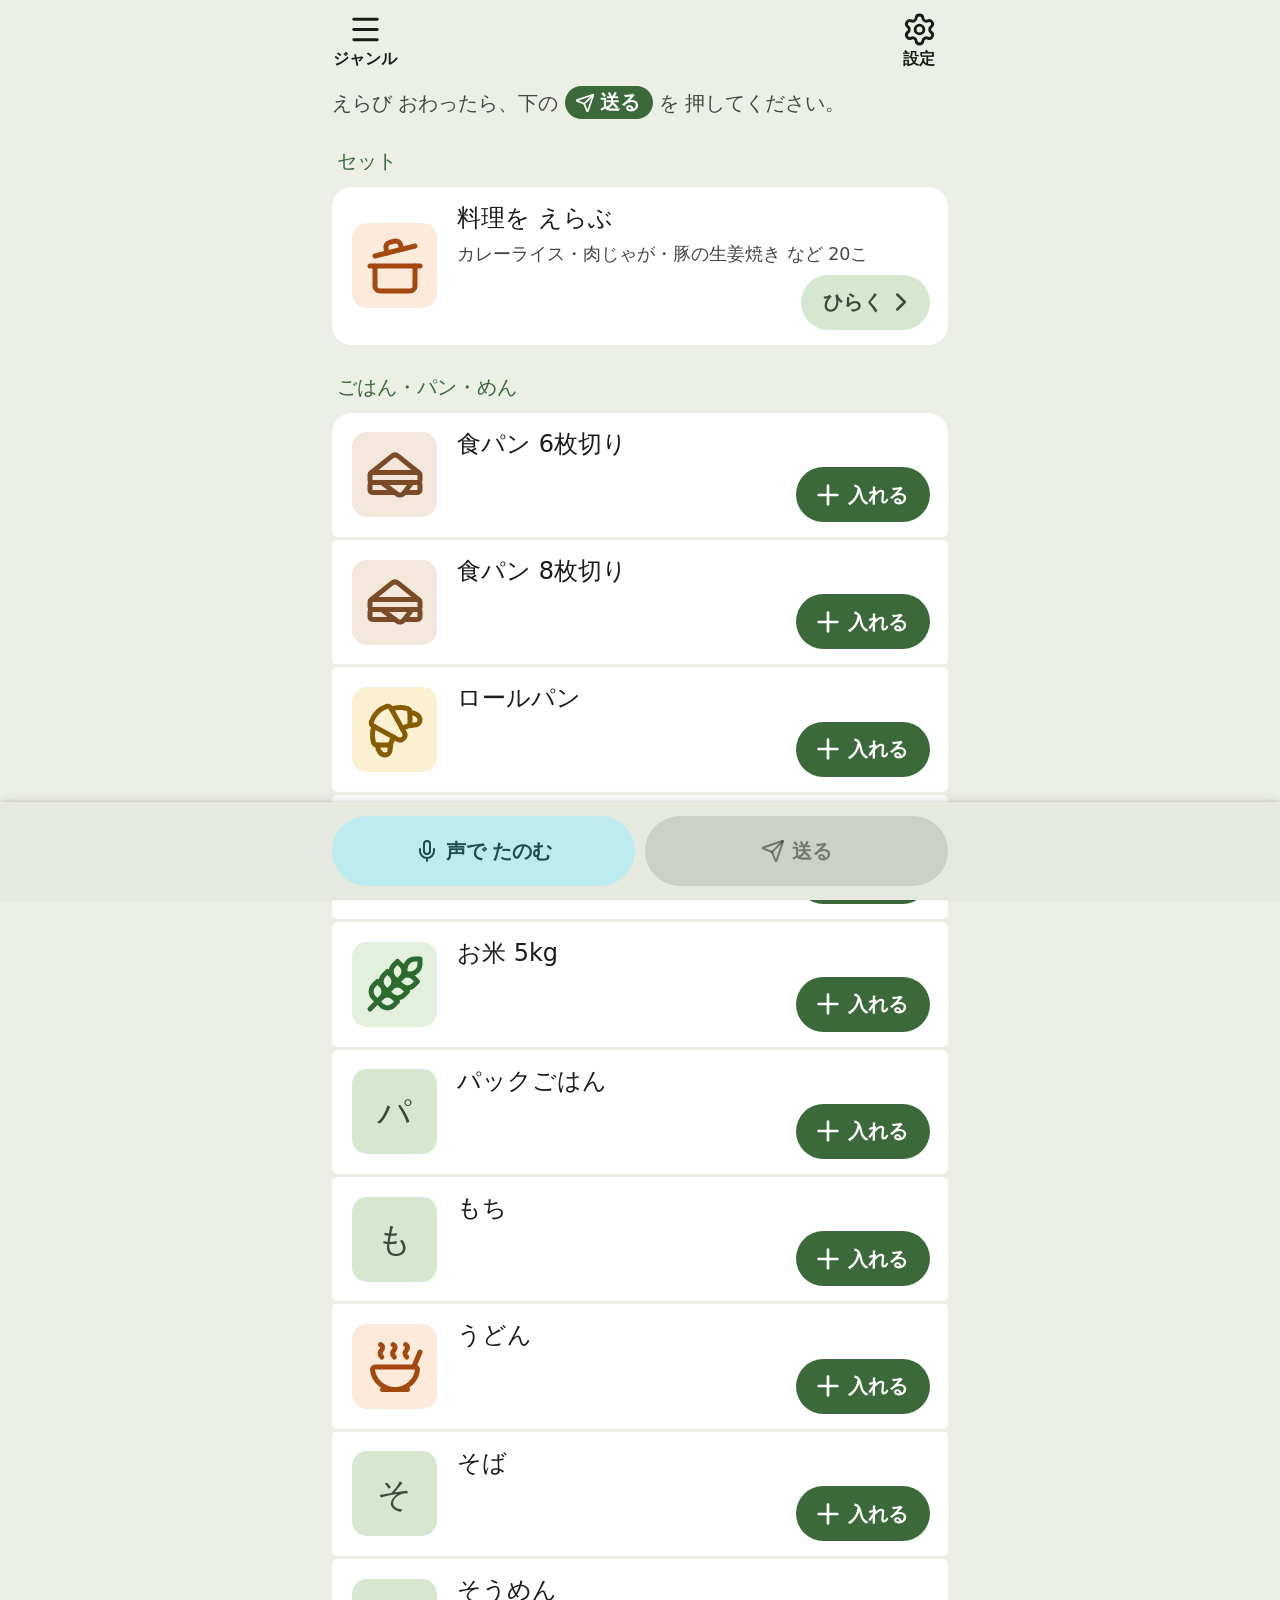
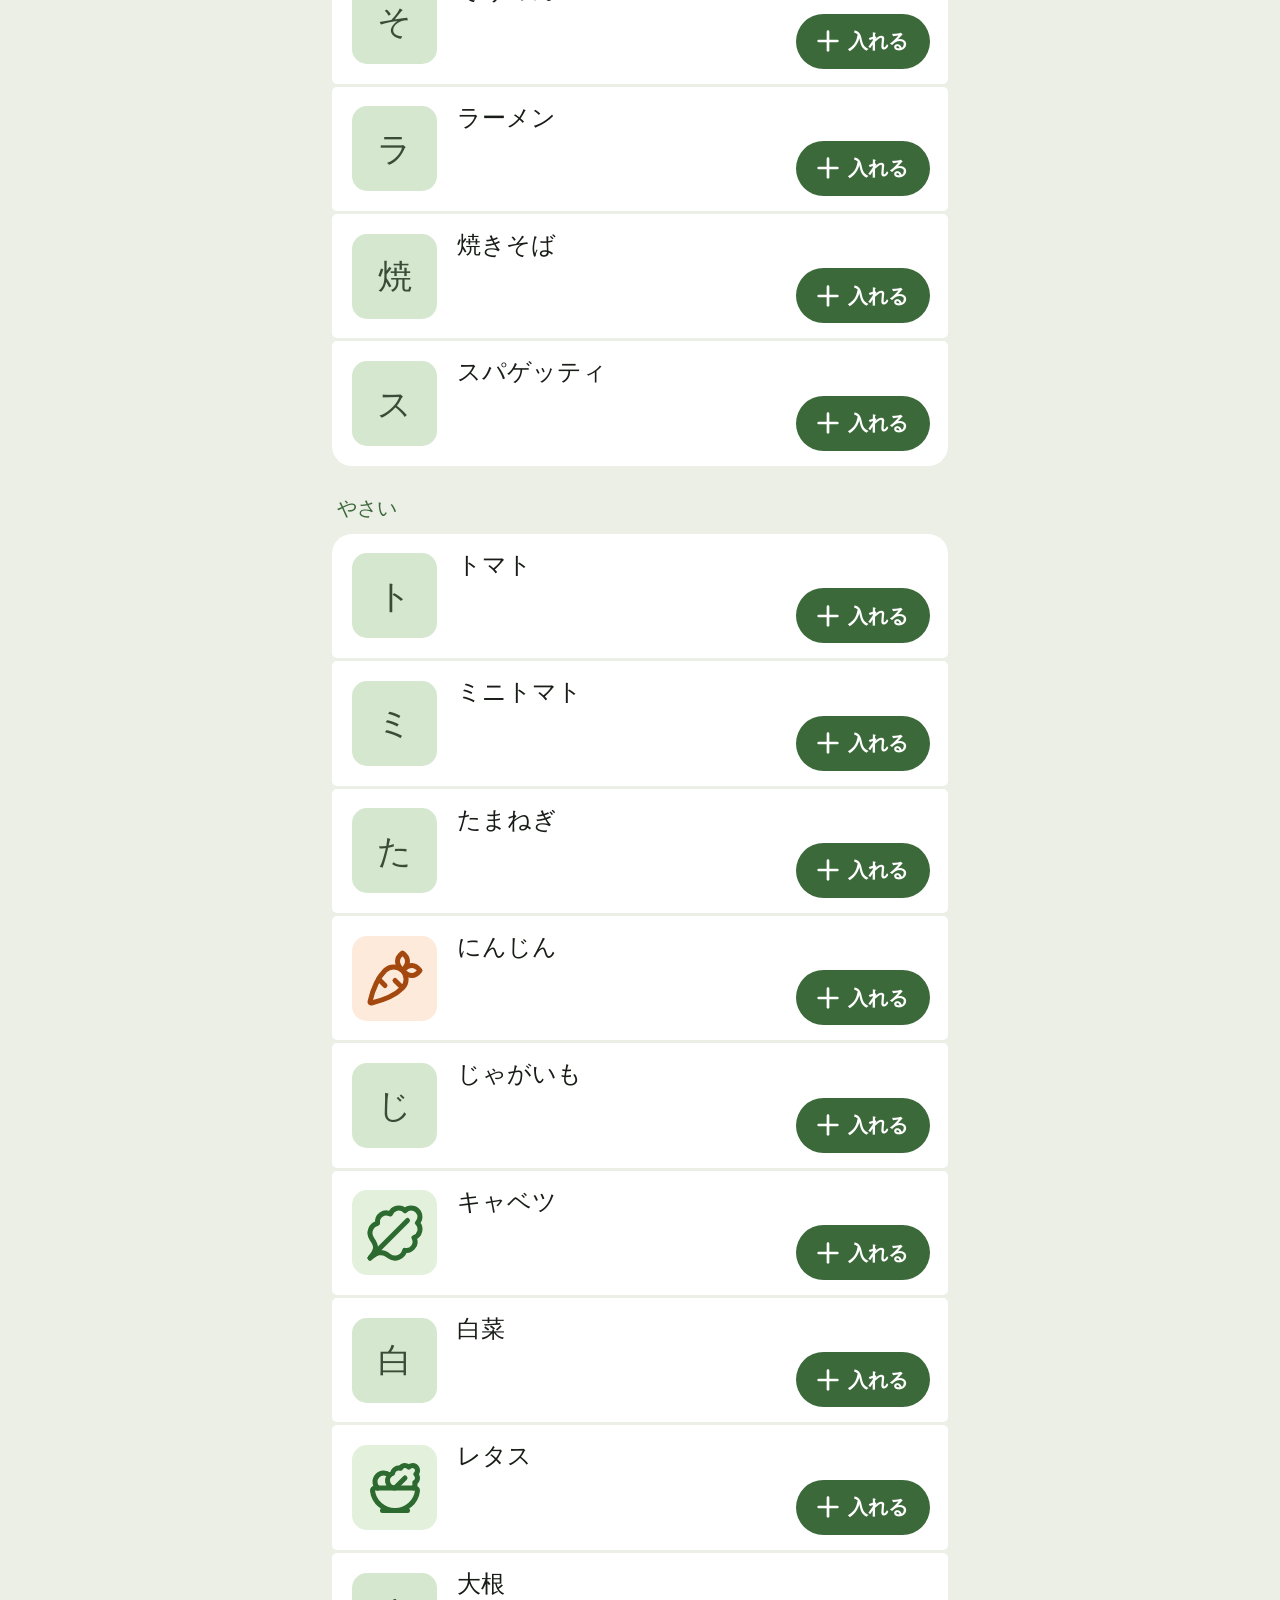
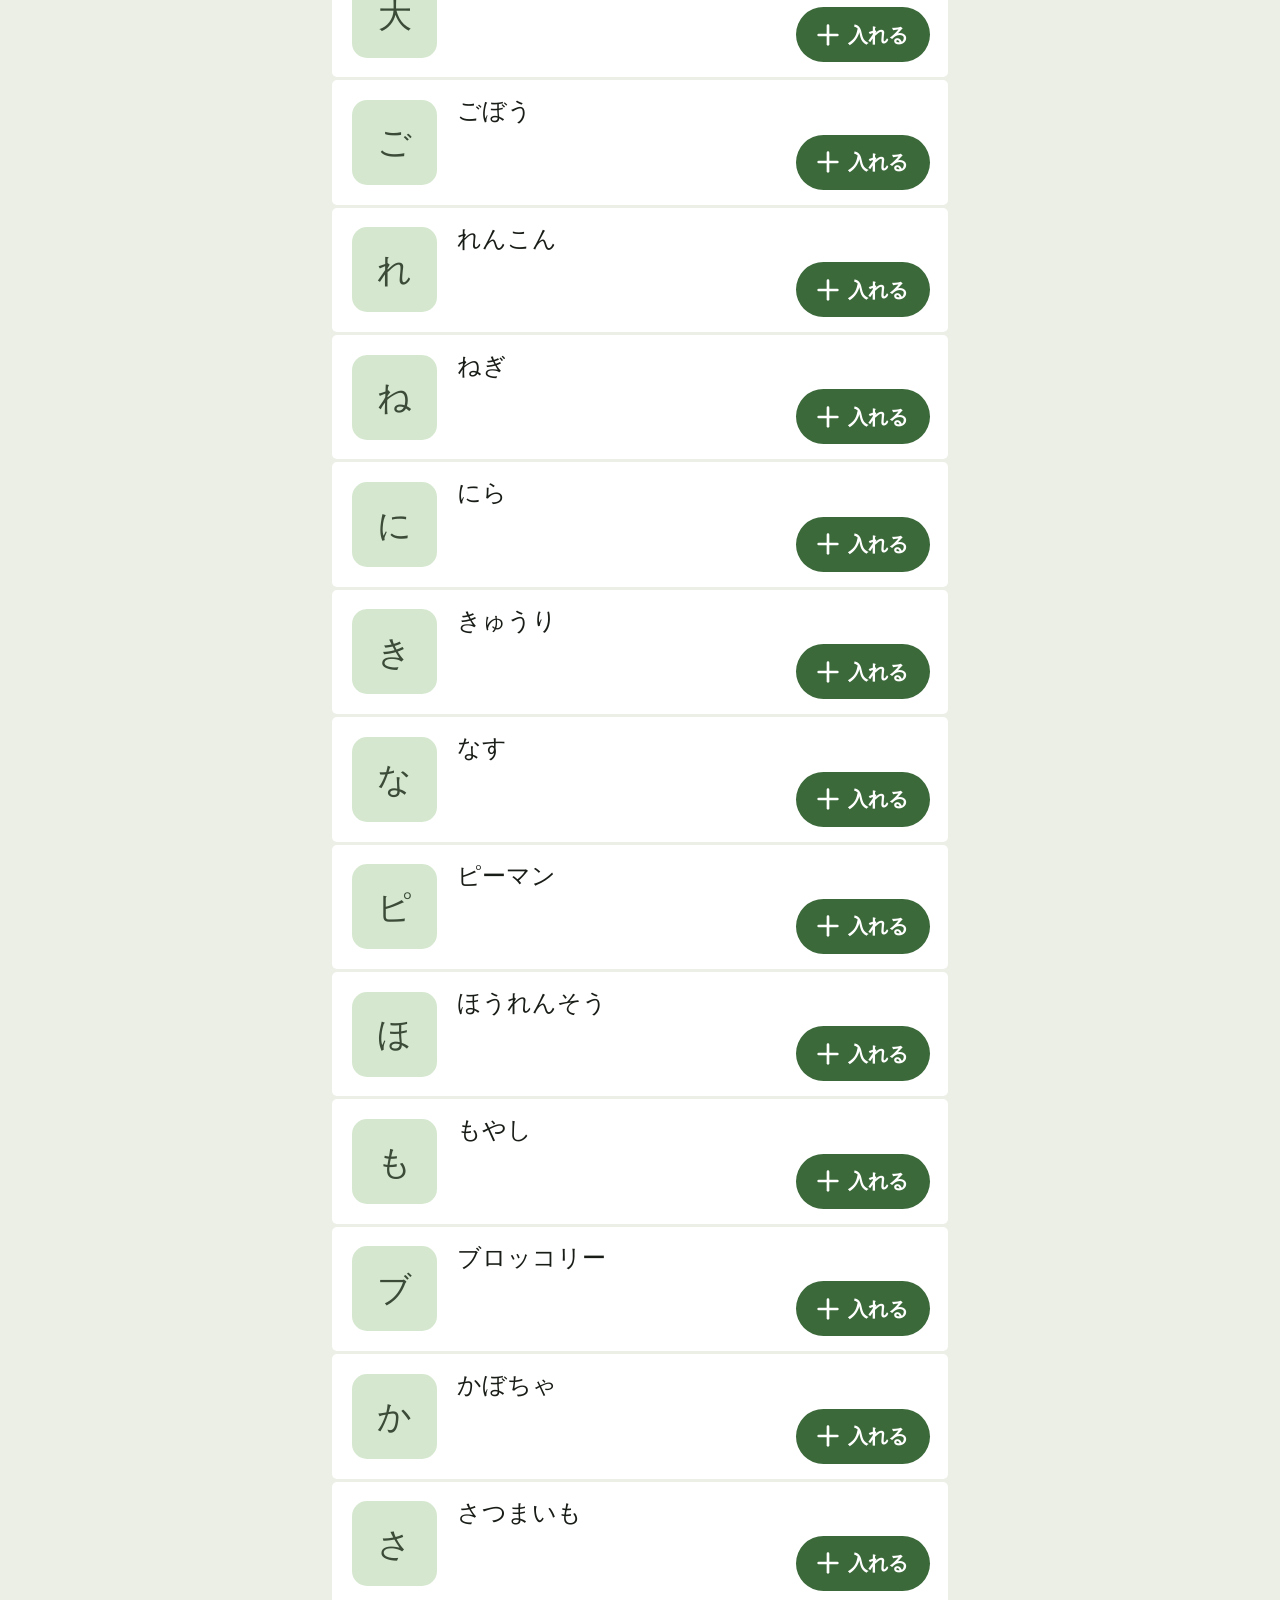
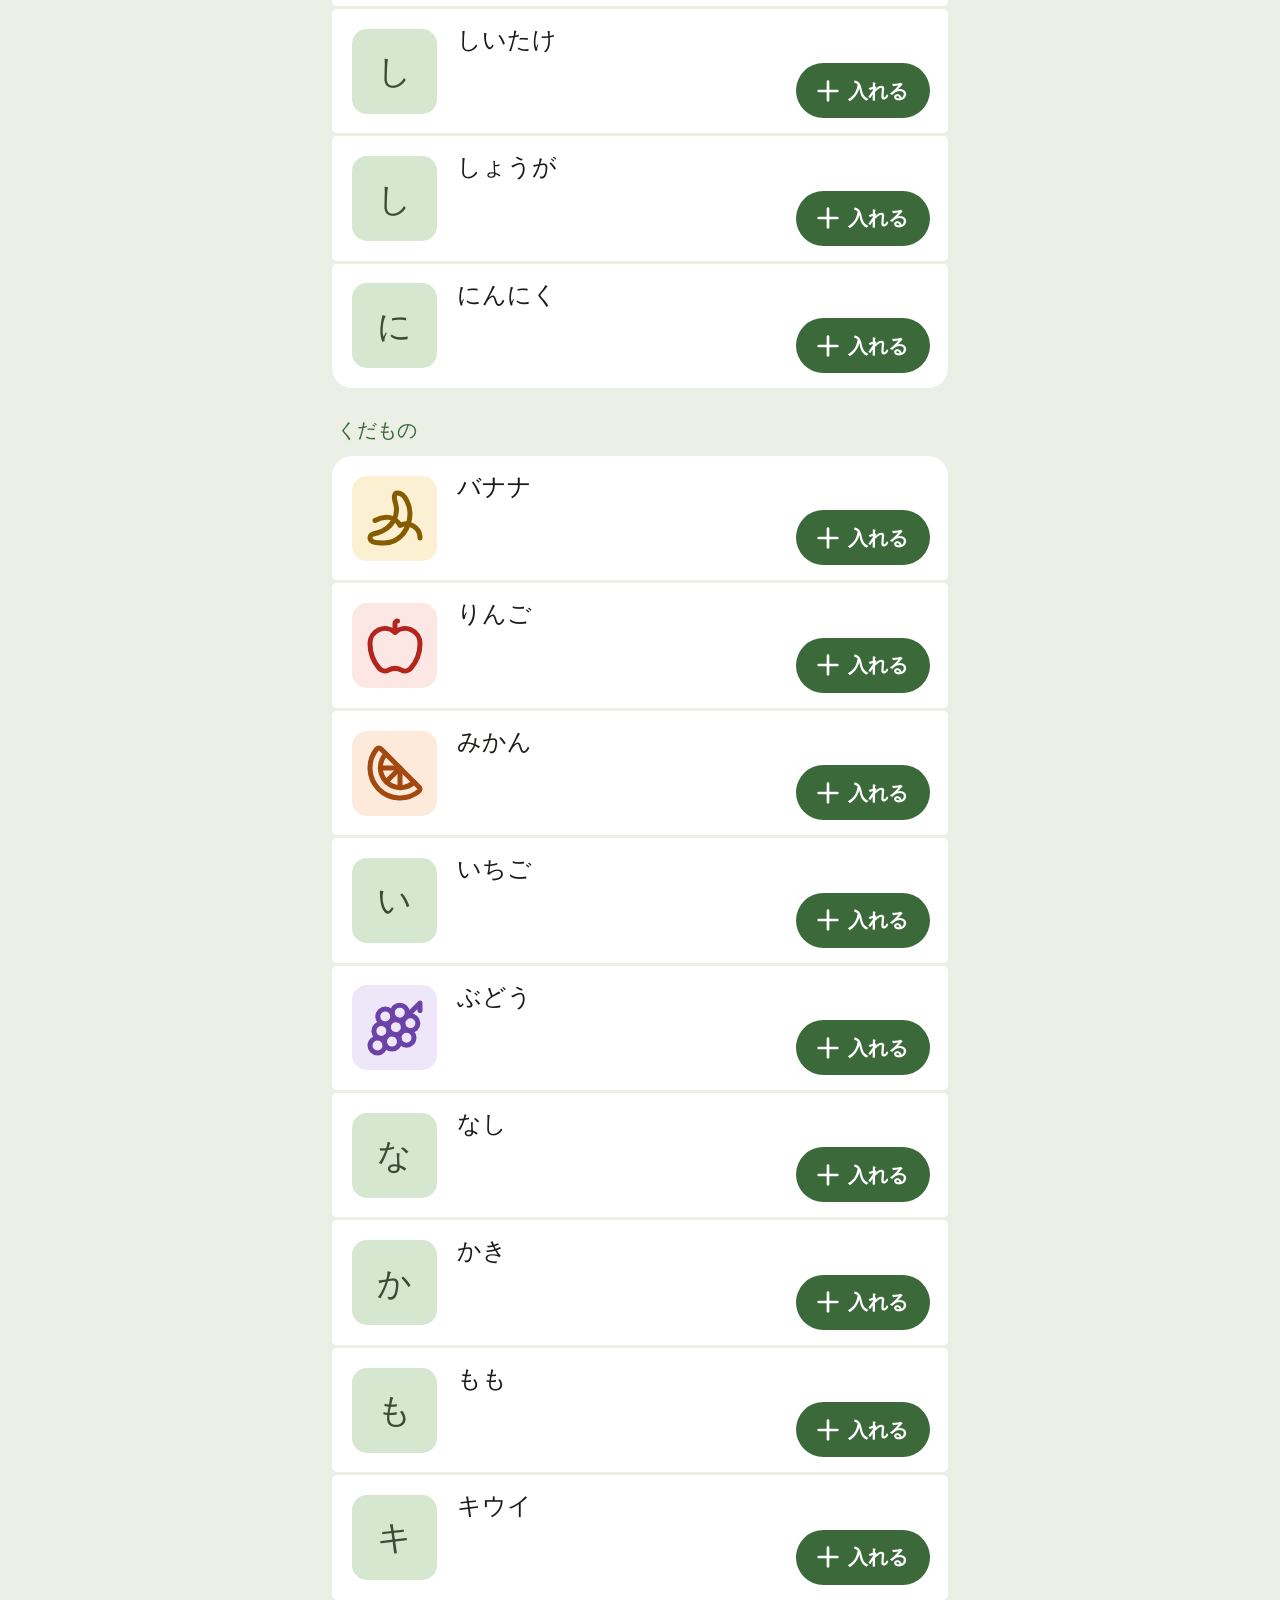
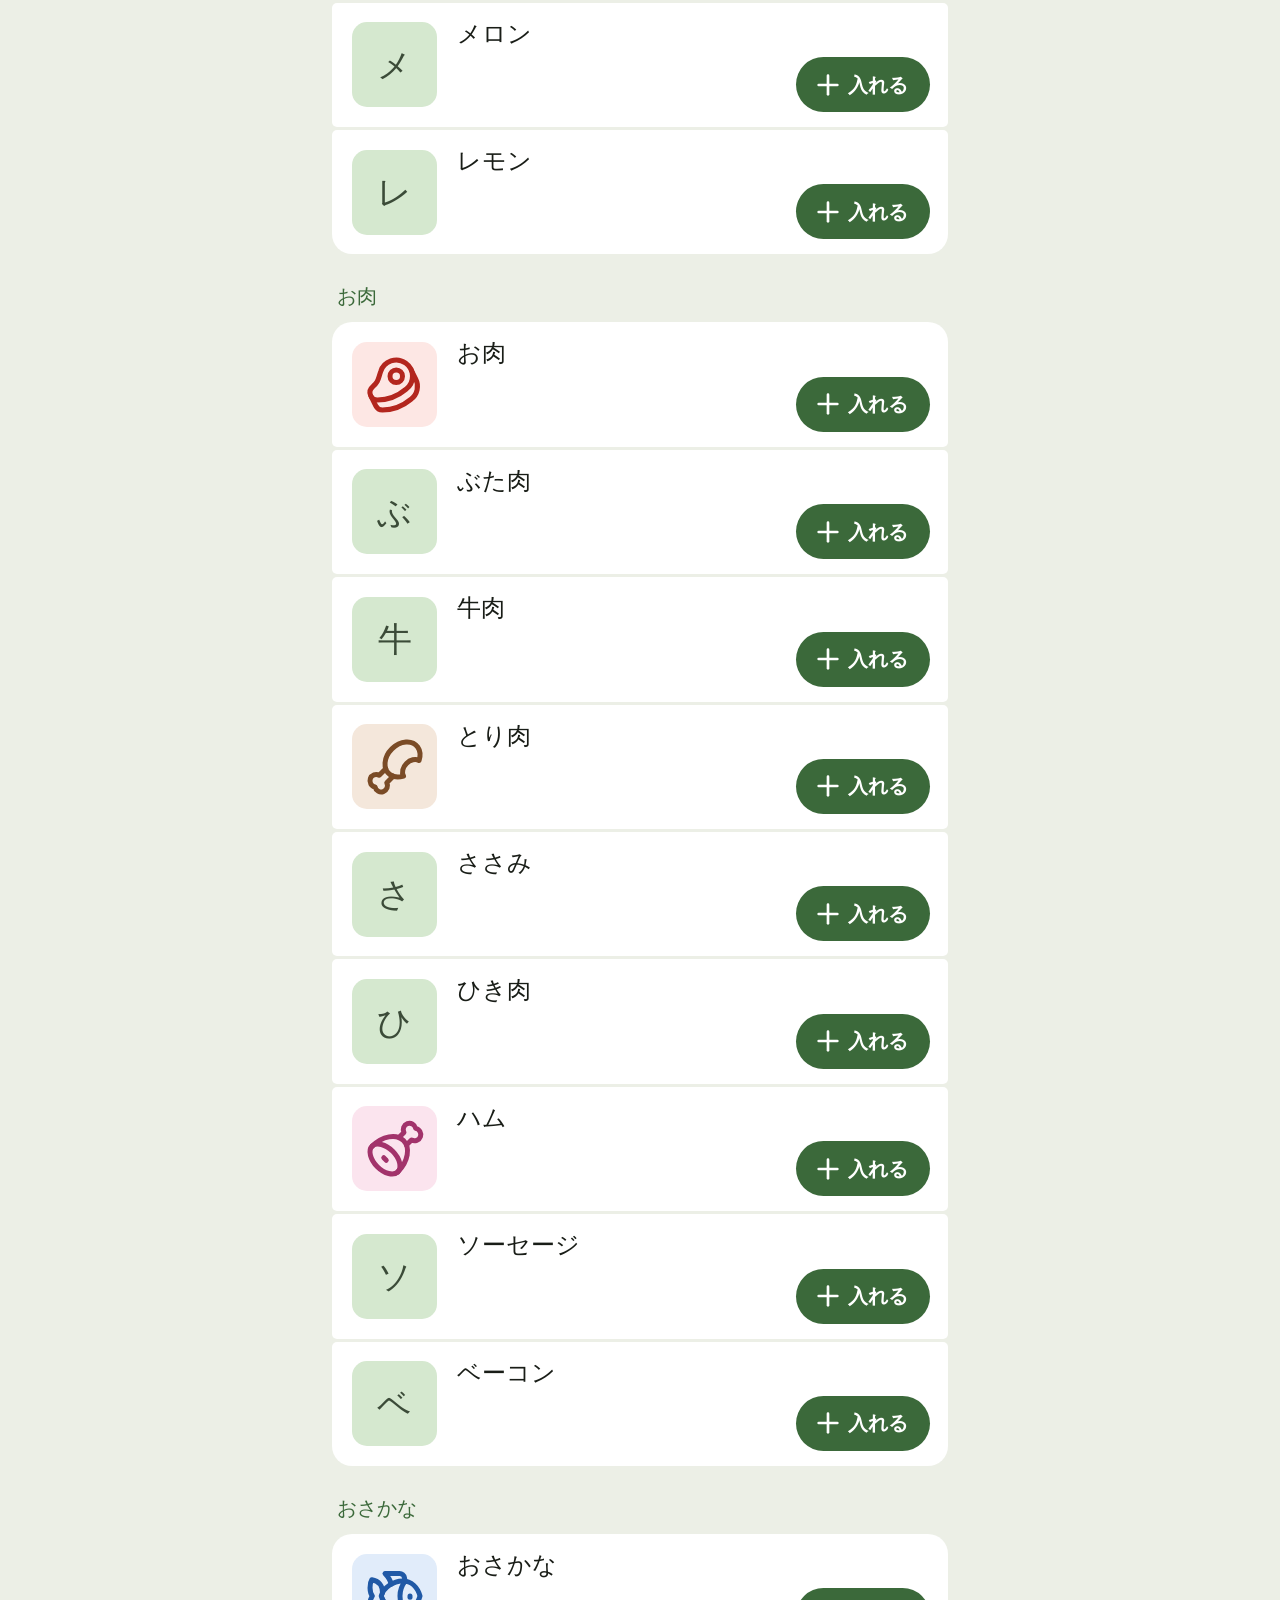
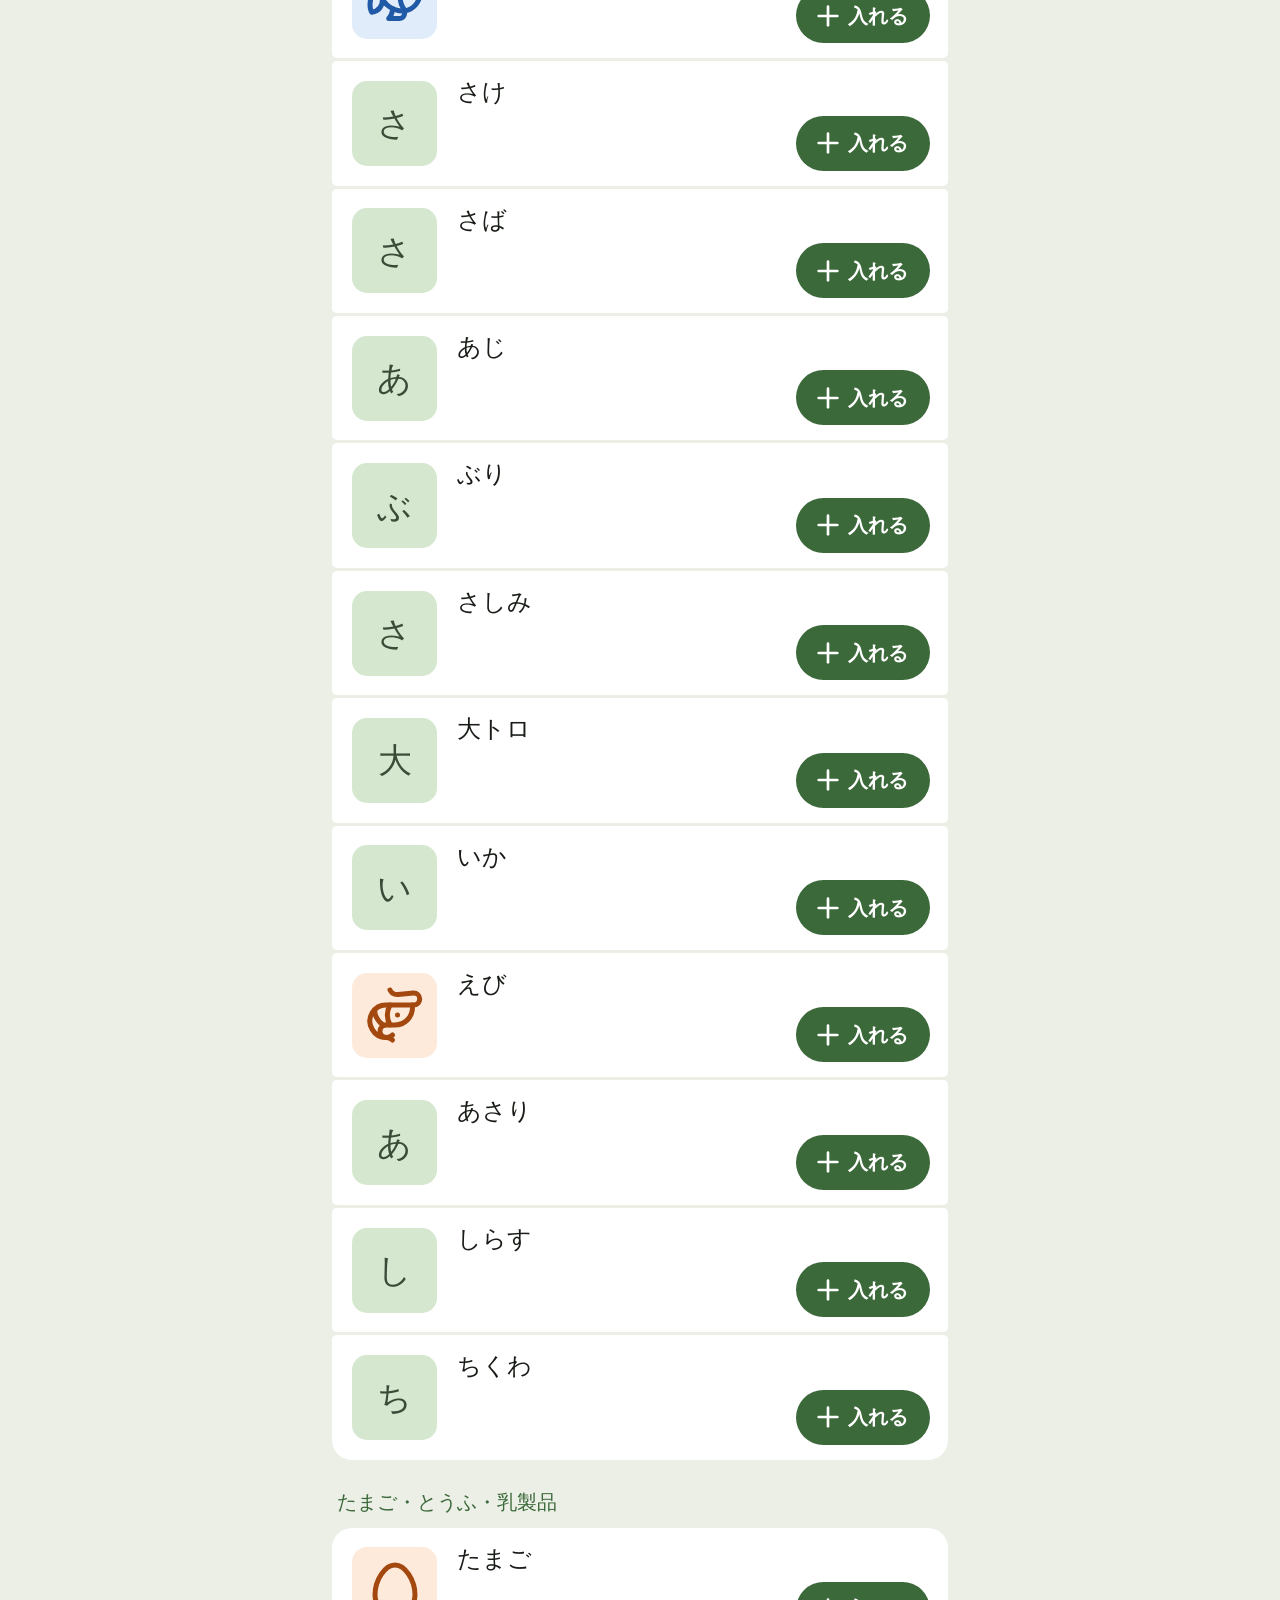
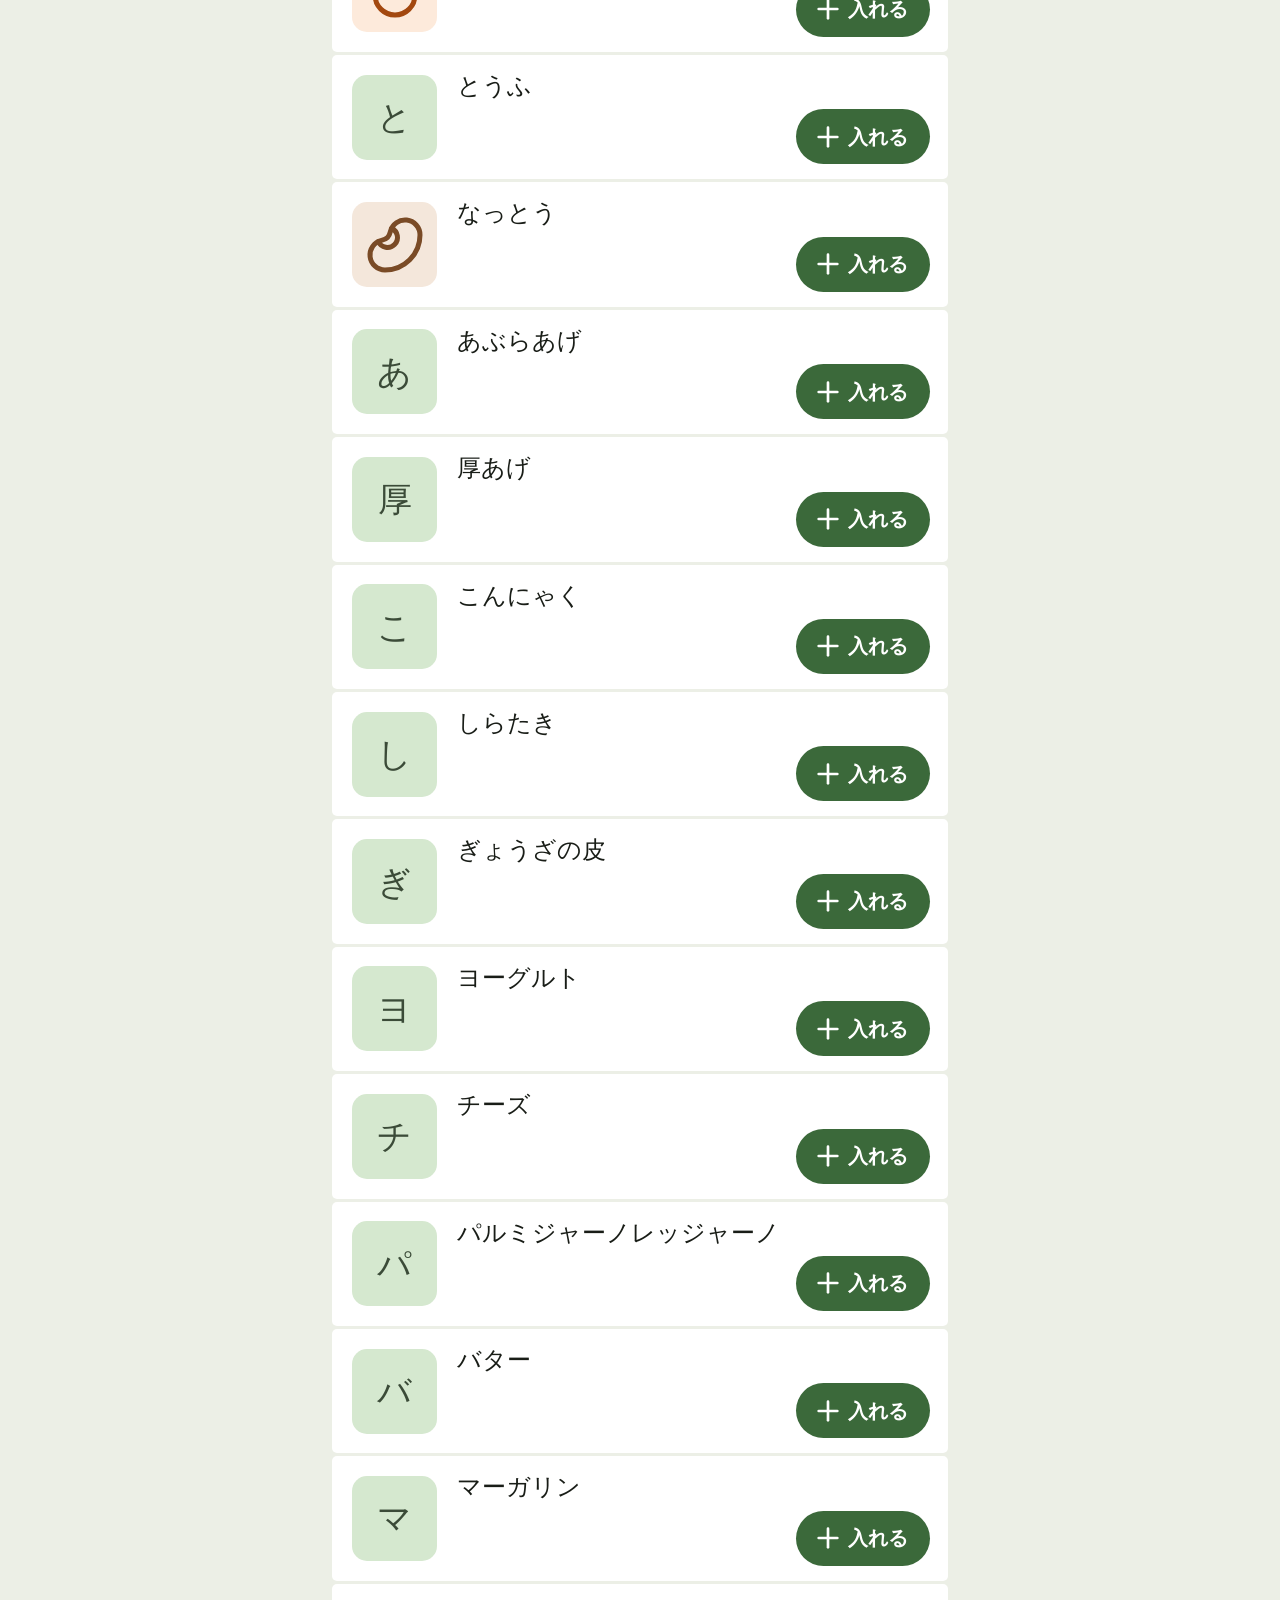
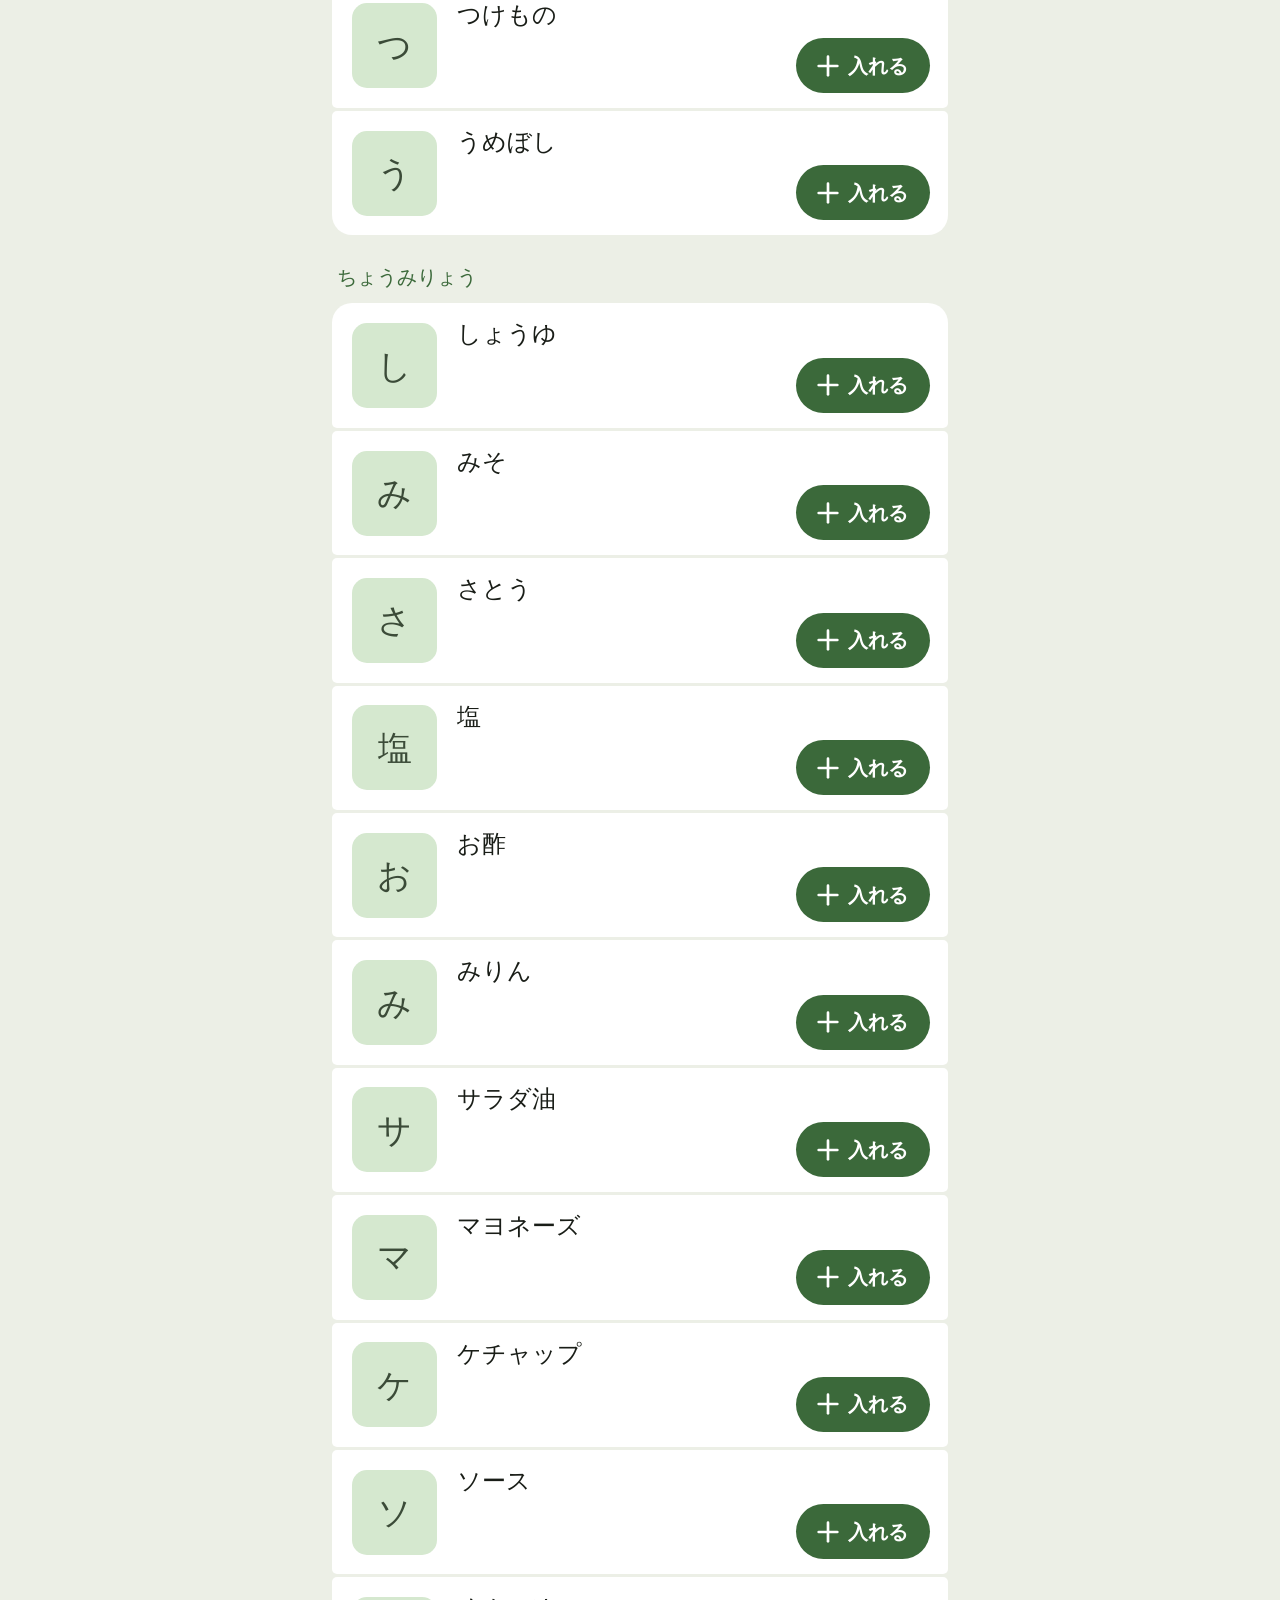
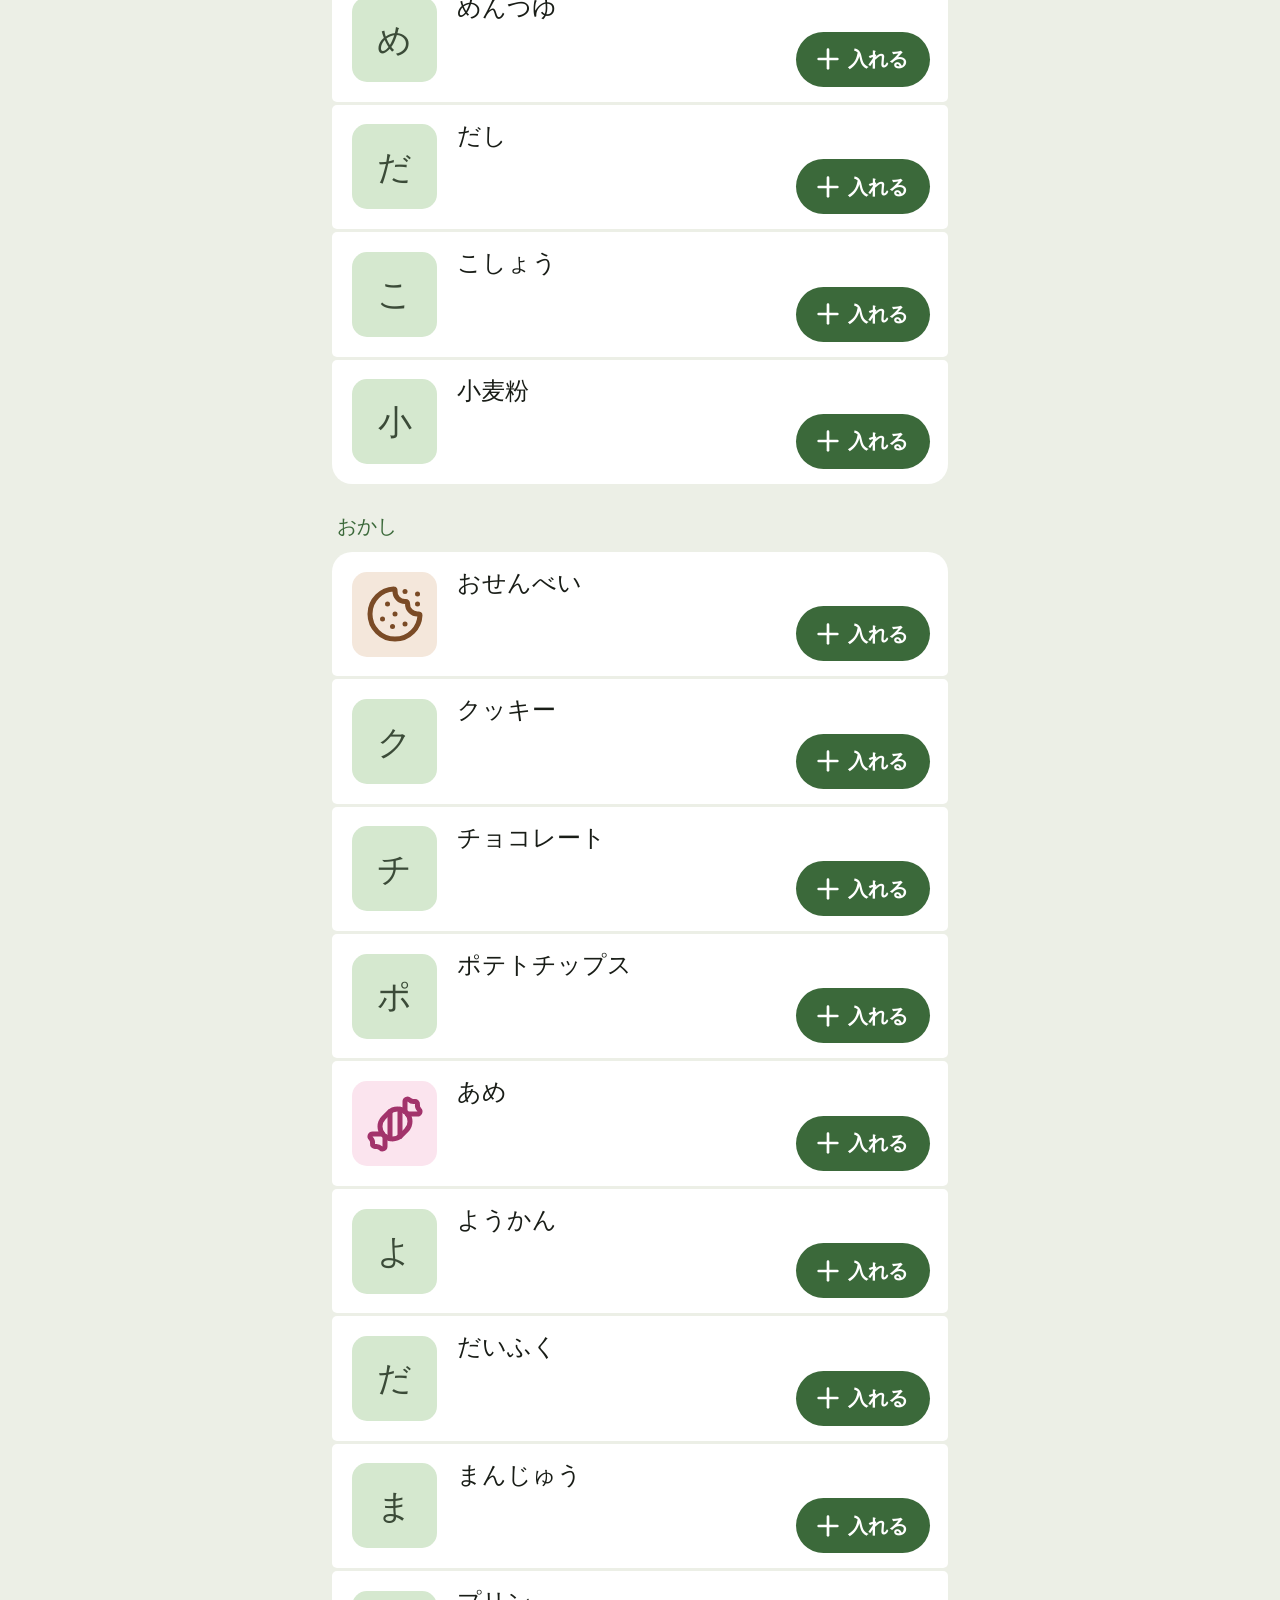
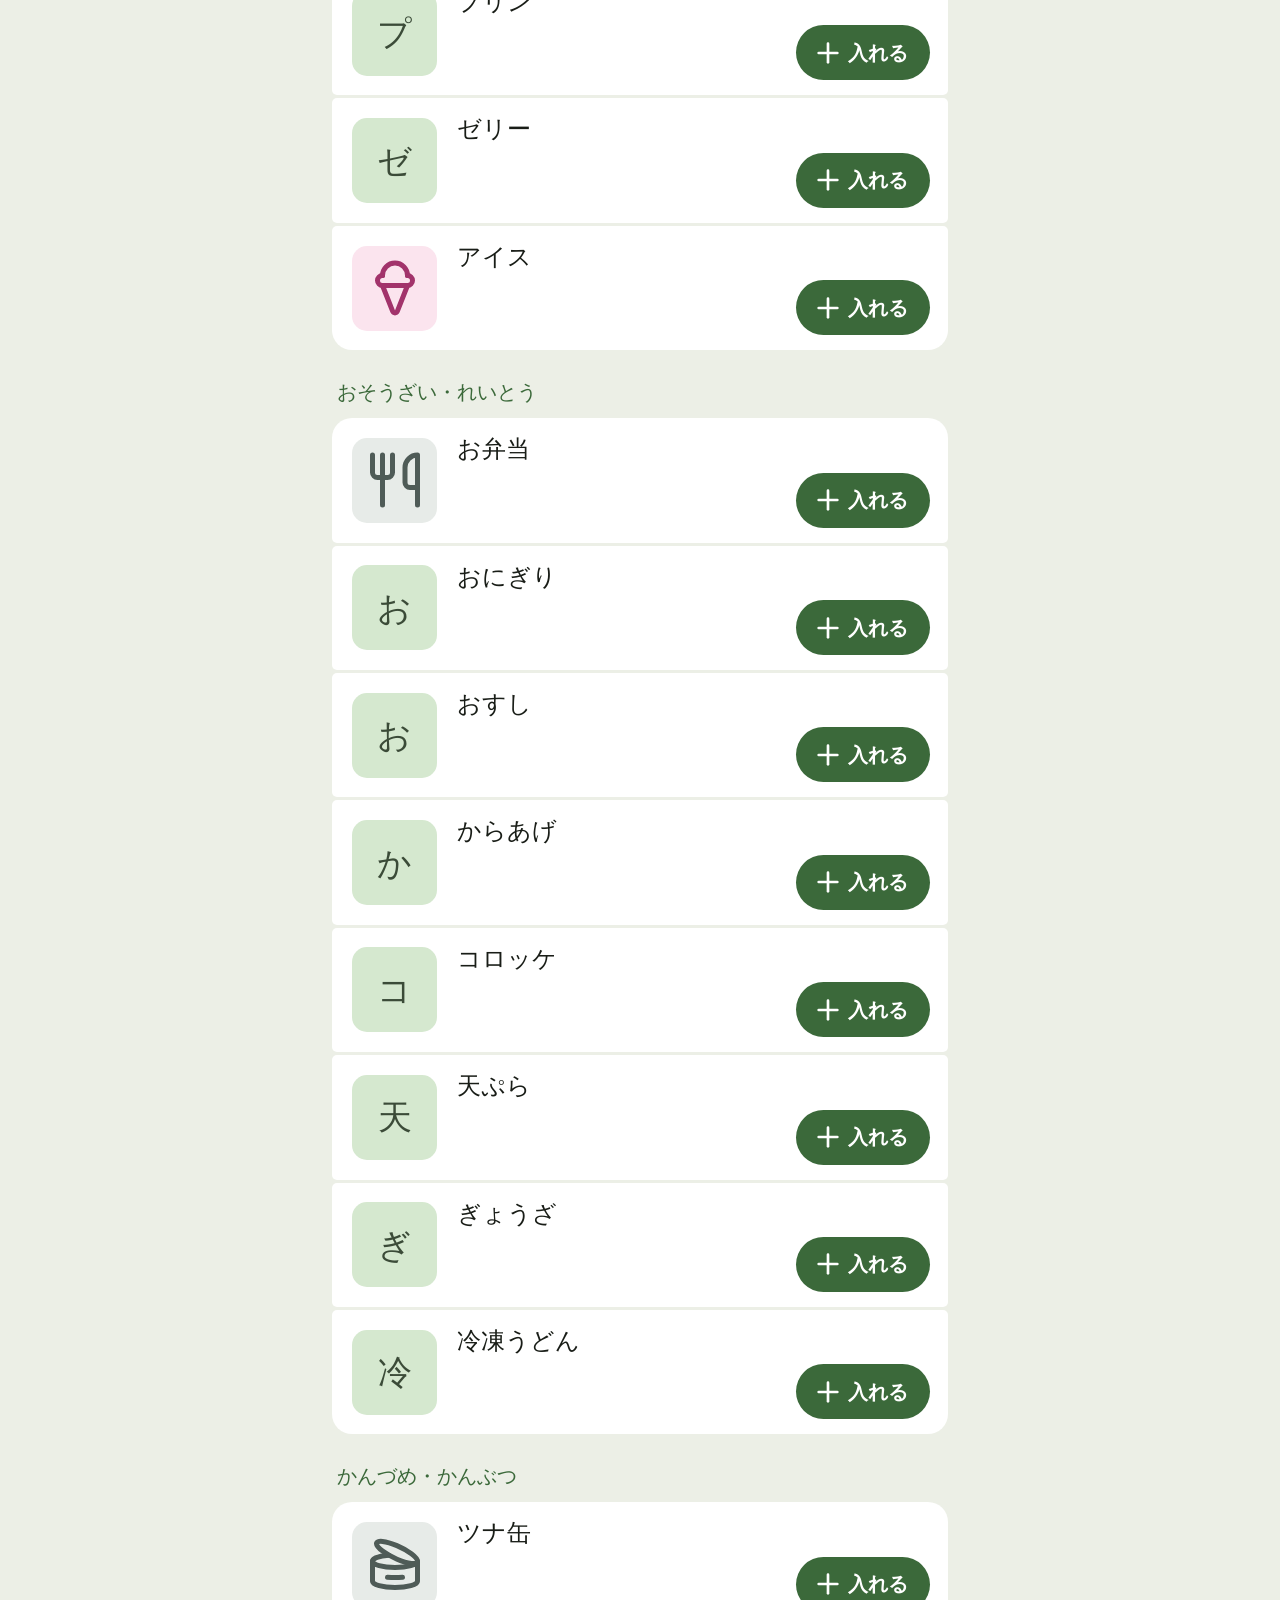
<file: index.html>
<!doctype html>
<html lang="ja" data-size="m">
<head>
<meta charset="utf-8">
<meta name="viewport" content="width=device-width, initial-scale=1, viewport-fit=cover">
<title>かいものメモ</title>
<meta name="description" content="ほしいものを押すだけで、買い物のお願いをLINEで送れるメモ">
<meta name="theme-color" content="#ecefe6">
<!-- nothing on this page may talk to another server: what the parent keeps here leaves the phone only through LINE,
     when 「LINEで 送る」 is pressed (a navigation or the share menu, neither of which this policy blocks) -->
<meta http-equiv="Content-Security-Policy" content="default-src 'self'; script-src 'self'; style-src 'self'; img-src 'self' data: blob:; media-src 'self' blob:; connect-src 'self' data: blob:; font-src 'self'; object-src 'none'; base-uri 'none'; form-action 'none'; frame-src 'none'; worker-src 'self'; manifest-src 'self'">
<meta name="referrer" content="no-referrer">
<meta name="mobile-web-app-capable" content="yes">
<meta name="apple-mobile-web-app-capable" content="yes">
<meta name="apple-mobile-web-app-title" content="かいもの">
<link rel="manifest" href="manifest.webmanifest">
<link rel="icon" href="icons/basket-192.png" type="image/png">
<link rel="apple-touch-icon" href="icons/basket-apple-touch.png">
<link rel="stylesheet" href="style.css?v=1.24">
</head>
<body>

<div id="saveBar" class="savebar" role="alert" hidden>
  <div class="wrap">
    <p><b>保存できていません。</b>スマホの 空きが 足りないかもしれません。いらない 写真や アプリを けしてから「もう一度 保存」を 押して ください。</p>
    <div class="btnrow"><button type="button" id="saveRetry" class="btn filled sl">もう一度 保存</button></div>
  </div>
</div>

<main id="home">
  <header class="appbar" id="appbar"><div class="wrap">
    <button type="button" id="navBtn" class="navbtn sl" aria-haspopup="dialog" aria-controls="sh-nav" aria-expanded="false"><span data-ic="menu"></span><span class="navlbl">ジャンル</span></button>
    <button type="button" id="openSettings" class="navbtn end sl"><span data-ic="settings"></span><span class="navlbl">設定</span></button>
  </div></header>
  <p class="wrap placenote" id="placeNote" role="alert" hidden></p>
  <p class="how wrap" id="how">えらび おわったら、下の <span class="g"><span data-ic="send"></span>送る</span> を 押してください。</p>
  <section id="extrasSec" class="wrap" hidden><h2 class="gh">ほかに たのむもの</h2><ul id="extrasList" class="rows"></ul></section>
  <section id="g-set" class="wrap" data-g="set" hidden><h2 class="gh">セット</h2><ul id="setOpen" class="rows"></ul></section>
  <div id="groups" class="wrap"></div>
  <p id="emptyItems" class="wrap note empty" hidden>品物が ありません。右上の「設定」から ふやしてください。</p>
</main>

<nav id="bar" aria-label="送る">
  <div class="wrap">
    <button type="button" id="voiceBtn" class="btn sl"><span data-ic="mic"></span>声で たのむ</button>
    <button type="button" id="sendBtn" class="btn filled sl" aria-disabled="true"><span data-ic="send"></span>送る<span id="sendN" class="badge" hidden></span></button>
  </div>
</nav>

<section id="settings" hidden aria-labelledby="setTitle">
  <header class="topbar"><div class="wrap"><button type="button" id="closeSettings" class="icon-btn sl" aria-label="もどる"><span data-ic="arrow-left"></span></button><h1 id="setTitle">設定</h1></div></header>
  <div class="wrap">
    <p class="note">ここは ご家族（準備をする人）用の 画面です。</p>
    <div class="card warn" id="troubleCard" hidden><p id="troubleText"></p><div class="btnrow"><button type="button" id="troubleClose" class="btn text sl">わかった</button></div></div>
    <div class="card warn" id="brokenCard" hidden><p id="brokenText"></p><div class="btnrow"><button type="button" id="brokenGo" class="btn filled sl">自動の 控えを 見る</button><button type="button" id="brokenClose" class="btn text sl">わかった</button></div></div>

    <h2 class="sh">セット</h2>
    <p class="note">すきな 名前で、品物と 数を えらんで 作れます（リストに ない 品物も、その場で ふやせます）。親の 画面の いちばん 上の「料理を えらぶ」から 出ます。</p>
    <div class="btnrow"><button type="button" id="addSet" class="btn filled sl"><span data-ic="plus"></span>セットを ふやす</button><button type="button" id="openSetList" class="btn tonal sl setlistbtn" aria-haspopup="dialog" aria-controls="sh-setlist">セットの 一覧<span id="setCount"></span><span data-ic="chevron-right"></span></button></div>

    <h2 class="sh">品物</h2>
    <div class="btnrow"><button type="button" id="addItem" class="btn filled sl"><span data-ic="plus"></span>品物を ふやす</button><button type="button" id="photoAll" class="btn tonal sl"><span data-ic="camera"></span>写真で そろえる</button><button type="button" id="sortFreq" class="btn outlined sl"><span data-ic="arrow-down-wide-narrow"></span>よく頼む順に ならべる</button></div>
    <p class="note">絵は どの スマホでも 同じに 出ます。いつも 買う 品物の 写真を とっておくと、いちばん 分かりやすく なります（「写真で そろえる」で 続けて とれます）。ボタンの 場所は 勝手には 変わりません。↑↓ で ならべかえられます。</p>
    <div id="sItems"></div>
    <section class="sgrp" id="trashBox" hidden><h3>けした 品物<span>30日 とっておきます</span></h3><ul class="slist" id="trashList"></ul><button type="button" id="clearTrash" class="btn text sl"><span data-ic="trash-2"></span>ぜんぶ 完全に けす</button></section>

    <h2 class="sh">文字で たのまれたもの</h2>
    <p class="note">文字で 入れたもので よく出てくるものは「ボタンにする」と、次から 押すだけで たのめます。</p>
    <ul id="sExtras" class="slist"></ul>

    <h2 class="sh">文字の大きさ</h2>
    <div class="seg" id="sizeSeg"><button type="button" class="sl" data-v="m"><span data-ic="check"></span>ふつう</button><button type="button" class="sl" data-v="l"><span data-ic="check"></span>大きい</button><button type="button" class="sl" data-v="xl"><span data-ic="check"></span>特大</button></div>
    <p class="sizeprev" id="sizePrev" aria-hidden="true">トイレットペーパー　2パック</p>
    <p class="note">買い物の 画面の 文字が、この 見本の 大きさに なります。</p>

    <h2 class="sh">送り方</h2>
    <p class="note">「LINEで 送る」を 押すと、LINE が ひらいて 送る 文が 入ります。声の メッセージが あるときは、音声ファイルを 渡すため、共有メニューから LINE を えらんで 送ります。押した ときに、えらんだ ものは 送った 記録に 移って、親の 画面は 空に なります。</p>
    <a id="testSend" class="btn outlined sl" href="#" target="_blank" rel="noopener"><span data-ic="send"></span>ためしに 送ってみる</a>
    <label class="mt-xl tf"><input id="toName" type="text" maxlength="20" autocomplete="off" placeholder=" "><span>送る相手の 名前（LINEに 出る 名前）</span><small>送る前の 画面に「①（この名前）を 押す ② 送信を 押す」と 出ます。LINEで この人を お気に入りに しておくと、見つけやすく なります。グループでは なく、その人の 名前に して ください。</small></label>

    <h2 class="sh">声で たのむ</h2>
    <p class="note" id="recNote"></p>
    <button type="button" id="testRec" class="btn outlined sl"></button>
    <p class="msg" id="testRecMsg" aria-live="polite"></p>
    <div class="mt-s btnrow" id="testRecDone" hidden>
      <button type="button" id="testRecPlay" class="btn tonal sl"></button>
      <button type="button" id="testVoiceSend" class="btn outlined sl"><span data-ic="send"></span>この声を ためしに 送る</button>
    </div>

    <h2 class="sh">自動の 控え</h2>
    <p class="note">週に 1回（中身が かわった ときだけ）と、アプリが 新しく なる 前に、この スマホの 中に 自動で 控えを 取ります（週の 控えは 3つ、新しく なる 前の 控えは 2つまで）。品物や 写真を まちがえて かえた ときに 戻せます。スマホが こわれると 控えも 消えます。</p>
    <ul class="slist" id="copyList"></ul>
    <button type="button" id="clearCopies" class="btn text sl" hidden><span data-ic="trash-2"></span>控えを ぜんぶ けす</button>
    <p class="lbl-above note">控えを 残す 日数</p>
    <div class="seg" id="copyDaysSeg"><button type="button" class="sl" data-v="30"><span data-ic="check"></span>30日</button><button type="button" class="sl" data-v="60"><span data-ic="check"></span>60日</button><button type="button" class="sl" data-v="90"><span data-ic="check"></span>90日</button></div>

    <h2 class="sh">この スマホの チェック</h2>
    <p class="note">保存・写真・録音・共有が、この スマホで 使えるかを その場で ためします（いまの データは 変わりません）。親の スマホで 一度 ためして おくと 安心です。</p>
    <button type="button" id="selfCheck" class="btn outlined sl"><span data-ic="file-check"></span>チェックする</button>
    <ul class="checks" id="checkList"></ul>

    <h2 class="sh">設定の 暗証番号</h2>
    <p class="note" id="pinState"></p>
    <div class="btnrow"><button type="button" id="pinSet" class="btn outlined sl"><span data-ic="lock"></span><span class="lbl">暗証番号を つける</span></button><button type="button" id="pinOff" class="btn text sl" hidden>はずす</button></div>

    <h2 class="sh">データの 扱い</h2>
    <ul class="facts">
      <li>品物・写真・録音・送った記録・設定は、この スマホの 中だけに 保存します。作った人にも、ほかの だれにも 送られません。</li>
      <li>外に 出るのは、「LINEで 送る」を 押して LINE で 送信した ときの、リストの 文と 声の ファイルだけです。</li>
      <li id="factKeep">送った記録は 3か月、送らなかった 録音は 7日で、自動で けします。</li>
      <li>写真は 保存する ときに 描き直すので、撮った 場所などの 情報は 残りません。名前や 住所が 写らない ように 撮って ください（くすりの 袋や 届いた 箱の ラベルなど）。</li>
      <li>Chrome の 設定で「閲覧データ」や「サイトの データ」を 消すと、この アプリの データも 消えます。消した データは 戻せません。お店などで スマホの 片づけを たのむ ときも 同じです。</li>
      <li>スマホを なくした ときは、Google の「デバイスを 探す」で スマホの 中身を 遠くから 消せます。</li>
      <li>送った リストは、相手の スマホの 通知にも 出る ことが あります。気に なる ときは、相手の LINE の 通知で メッセージの 内容を 出さない 設定に して もらって ください。</li>
      <li>送る 相手は、1人と 話す トークに して ください。グループに 送ると、全員に 届きます。</li>
      <li>スマホには 画面ロック（暗証番号や 指紋）を かけて おいて ください。かけて いないと、スマホを 拾った 人が 写真や 記録を 見られます。</li>
      <li>送る 文は、LINE の アドレスに 入れて 渡します。スマホに よっては、ブラウザの 履歴などに 残る ことが あります。</li>
      <li id="factCopies">この スマホの 中には、自動の 控え（週の 控え 3つと、新しく なる 前の 控え 2つ。60日まで）、けした 品物（30日）も 残ります。「送った記録を けす」は 控えの 中の 記録も けします。「データを ぜんぶ けす」は これらも ぜんぶ けします。</li>
      <li>古い 記録や 控えは、スマホの 時計で 日数を 数えて 片づけます。時計が 大きく ずれて いる ときは、片づけを 止めます。</li>
    </ul>
    <p class="note warnnote" id="clockNote" hidden>スマホの 時計が ずれて いるようです。日付と 時刻を たしかめて ください。合うまで、古い 記録や 控えを 日付で けすのは 止めて います。</p>
    <p class="lbl-above note">送った 記録を 残す 長さ</p>
    <div class="seg" id="keepSeg"><button type="button" class="sl" data-v="one"><span data-ic="check"></span>1回分</button><button type="button" class="sl" data-v="month"><span data-ic="check"></span>1か月</button><button type="button" class="sl" data-v="three"><span data-ic="check"></span>3か月</button></div>
    <div class="datarow"><p id="histState"></p><button type="button" id="clearHist" class="btn outlined sl"><span data-ic="trash-2"></span>送った記録を けす</button></div>
    <div class="datarow"><p id="voiceState"></p><button type="button" id="clearVoices" class="btn outlined sl"><span data-ic="trash-2"></span>録音を ぜんぶ けす</button></div>
    <p class="mt-l note" id="persistNote"></p>
    <button type="button" id="persistBtn" class="btn tonal sl" hidden>消えにくく する</button>
    <p class="note" id="usage"></p>

    <h2 class="sh danger-h">この スマホの データを けす</h2>
    <p class="note">スマホを 人に ゆずる ときなどに。品物・写真・送った記録・録音・設定を ぜんぶ けして、はじめの 状態に 戻します。けした データは 戻せません。</p>
    <button type="button" id="wipeAll" class="btn danger sl"><span data-ic="trash-2"></span>データを ぜんぶ けす</button>

    <p class="ver">かいものメモ 1.24</p>
  </div>
</section>

<div class="layer" id="sh-confirm" hidden role="dialog" aria-modal="true" aria-labelledby="cTitle">
  <div class="scrim" data-close></div>
  <div class="sheet split">
    <div class="sheet-body"><div class="wrap">
      <h2 id="cTitle">これを 送ります</h2>
      <ul class="clist" id="clist"></ul>
      <h3 class="h3">いつまでに？ <small>（えらばなくても だいじょうぶ）</small></h3>
      <div class="chips" id="whenChips"></div>
      <div class="acts"><button type="button" id="clearAll" class="btn text danger-t sl"><span data-ic="trash-2"></span>えらんだものを ぜんぶ けす</button></div>
    </div></div>
    <div class="sheet-foot"><div class="wrap">
      <p class="steps-t" id="stepsT"></p>
      <ol class="steps" id="steps"></ol>
      <div class="acts">
        <a id="lineSend" class="btn filled big sl" href="#" target="_blank" rel="noopener"><span data-ic="send"></span>LINEで 送る</a>
        <button type="button" class="btn outlined big sl" data-close>もどって なおす</button>
      </div>
    </div></div>
  </div>
</div>

<div class="layer" id="sh-voice" hidden role="dialog" aria-modal="true" aria-labelledby="vTitle">
  <div class="scrim" data-close></div>
  <div class="sheet"><div class="wrap">
    <h2 id="vTitle">声で たのむ</h2>
    <p class="msg vmsg" id="voiceMsg" aria-live="polite"></p>
    <button type="button" id="recBtn" class="btn micbig sl"></button>
    <div class="level" id="recLevel" hidden><span></span></div>
    <div class="vdone" id="recDone" hidden>
      <button type="button" id="recPlay" class="btn tonal big sl"></button>
      <button type="button" id="recAgain" class="btn outlined sl"><span data-ic="rotate-ccw"></span>とりなおす</button>
    </div>
    <div id="typeBox" hidden><label class="mt-only tf"><textarea id="voiceText" rows="3" placeholder=" "></textarea><span>ほしいもの（文字で）</span></label></div>
    <div class="acts">
      <button type="button" id="voiceAdd" class="btn filled big sl"><span data-ic="plus"></span>リストに 入れる</button>
      <button type="button" class="btn outlined big sl" data-close>やめる</button>
      <button type="button" id="typeToggle" class="btn text quiet sl"><span data-ic="keyboard"></span>文字で 入れるときは こちら</button>
    </div>
  </div></div>
</div>

<div class="layer" id="sh-sets" hidden role="dialog" aria-modal="true" aria-labelledby="setsTitle">
  <div class="scrim" data-close></div>
  <div class="sheet split">
    <div class="sheet-body"><div class="wrap">
      <h2 id="setsTitle">セット</h2>
      <ul id="setList" class="rows"></ul>
    </div></div>
    <div class="sheet-foot"><div class="wrap">
      <div class="acts"><button type="button" class="btn outlined big sl" data-close>とじる</button></div>
    </div></div>
  </div>
</div>

<div class="layer drawer" id="sh-nav" hidden role="dialog" aria-modal="true" aria-labelledby="navTitle">
  <div class="scrim" data-close></div>
  <nav class="drawer-panel" aria-labelledby="navTitle">
    <div class="drawer-head"><h2 id="navTitle">ジャンル</h2><button type="button" class="navbtn end sl" data-close><span data-ic="x"></span><span class="navlbl">とじる</span></button></div>
    <ul class="navlist" id="navList"></ul>
  </nav>
</div>

<div class="layer dialog" id="sh-ask" hidden role="dialog" aria-modal="true" aria-labelledby="askTitle">
  <div class="scrim" data-close></div>
  <div class="sheet"><div class="wrap">
    <h2 id="askTitle"></h2>
    <p class="note" id="askText"></p>
    <div class="acts">
      <button type="button" id="askOk" class="btn filled big sl"></button>
      <button type="button" id="askNo" class="btn outlined big sl"></button>
    </div>
  </div></div>
</div>

<div class="layer" id="sh-edit" hidden role="dialog" aria-modal="true" aria-labelledby="editTitle">
  <div class="scrim" data-close></div>
  <div class="sheet split">
    <div class="sheet-body"><div class="wrap">
    <h2 id="editTitle"></h2>
    <label class="tf"><input id="fName" type="text" maxlength="30" autocomplete="off" placeholder=" "><span>なまえ</span></label>
    <div class="fl"><span class="fl-t" id="fPicT">絵・写真</span>
      <div class="picrow"><span id="fPicBox"></span><small id="fAutoNote" class="autonote" hidden>名前の 1文字目が 絵に なります。</small><button type="button" id="fPhoto" class="btn tonal sl"><span data-ic="camera"></span>写真を とる・えらぶ</button><button type="button" id="fNoPhoto" class="btn text sl" hidden><span data-ic="image-off"></span>写真を やめる</button></div>
      <input id="fPhotoFile" type="file" accept="image/*" hidden>
      <small id="fPhotoNote" hidden>写真が あるときは、写真が 出ます。</small>
      <small class="photohint" id="fPhotoHint">名前や 住所が 写らない ように 撮って ください。</small>
      <div class="pics" id="fPics" role="group" aria-label="絵"></div>
    </div>
    <div class="fl"><span class="fl-t">数え方</span>
      <div class="chips" id="fUnits"></div>
      <label class="tf inline"><input id="fUnitOther" type="text" maxlength="6" autocomplete="off" placeholder=" "><span>ほかの数え方</span></label>
      <small id="fUnitNote" hidden>g は 100g ずつ ふえます。</small>
    </div>
    <label class="tf"><input id="fNote" type="text" maxlength="30" autocomplete="off" placeholder=" "><span>くわしく</span><small>名前の下と、LINE の文に 小さく入ります。</small></label>
    <div class="fl"><span class="fl-t">グループ</span><div class="chips" id="fGroup"></div></div>
    <div class="fl" id="fCopyBox"><button type="button" id="fCopy" class="btn tonal sl"><span data-ic="copy-plus"></span>この品物を もとに ふやす</button>
      <small class="fl-help">大きさや 種類が ちがう ものは、べつの 品物に します。絵・写真・数え方は 同じに なります。</small></div>
    <div class="acts"><button type="button" id="fDelete" class="btn text danger-t sl"><span data-ic="trash-2"></span>この品物を けす</button></div>
    </div></div>
    <div class="sheet-foot"><div class="wrap">
      <div class="acts">
        <button type="button" id="fSave" class="btn filled big sl"><span data-ic="check"></span>保存する</button>
        <button type="button" class="btn outlined big sl" data-close>やめる</button>
      </div>
    </div></div>
  </div>
</div>

<div class="layer" id="sh-setlist" hidden role="dialog" aria-modal="true" aria-labelledby="setListTitle">
  <div class="scrim" data-close></div>
  <div class="sheet split">
    <div class="sheet-body"><div class="wrap">
      <h2 id="setListTitle">セットの 一覧</h2>
      <p class="note">押すと なおせます。↑↓ で ならべかえると、親の 画面も その 順に なります。「ぜんぶ 入れる」では、もう 入って いる 品物は セットの 数に 足りない ときだけ ふえます。</p>
      <ul class="slist mt-m" id="sSets"></ul>
    </div></div>
    <div class="sheet-foot"><div class="wrap">
      <div class="acts">
        <button type="button" id="addSet2" class="btn tonal big sl"><span data-ic="plus"></span>セットを ふやす</button>
        <button type="button" class="btn outlined big sl" data-close>とじる</button>
      </div>
    </div></div>
  </div>
</div>

<div class="layer" id="sh-set" hidden role="dialog" aria-modal="true" aria-labelledby="setEditTitle">
  <div class="scrim" data-close></div>
  <div class="sheet split">
    <div class="sheet-body"><div class="wrap">
    <h2 id="setEditTitle"></h2>
    <label class="tf"><input id="setName" type="text" maxlength="20" autocomplete="off" placeholder=" "><span>なまえ</span></label>
    <div class="fl"><span class="fl-t">入れる 品物と 数</span>
      <ul class="slist" id="setLines"></ul>
      <button type="button" id="setPick" class="btn tonal sl mt-m"><span data-ic="plus"></span>品物を えらぶ</button>
    </div>
    <div class="acts"><button type="button" id="setDelete" class="btn text danger-t sl"><span data-ic="trash-2"></span>この セットを けす</button></div>
    </div></div>
    <div class="sheet-foot"><div class="wrap">
      <div class="acts">
        <button type="button" id="setSave" class="btn filled big sl"><span data-ic="check"></span>保存する</button>
        <button type="button" class="btn outlined big sl" data-close>やめる</button>
      </div>
    </div></div>
  </div>
</div>

<div class="layer" id="sh-setpick" hidden role="dialog" aria-modal="true" aria-labelledby="pickTitle">
  <div class="scrim" data-close></div>
  <div class="sheet split">
    <div class="sheet-body"><div class="wrap">
      <h2 id="pickTitle">品物を えらぶ</h2>
      <label class="tf"><input id="pickFind" type="text" maxlength="20" autocomplete="off" enterkeyhint="search" placeholder=" "><span>名前で さがす</span><small>リストに ない 品物は、名前を 入れると ふやせます。</small></label>
      <button type="button" id="pickNew" class="btn tonal sl mt-s picknew" hidden><span data-ic="plus"></span><span id="pickNewT"></span></button>
      <div id="pickList"></div>
      <p class="note" id="pickNone" hidden>その 名前の 品物は ありません。</p>
    </div></div>
    <div class="sheet-foot"><div class="wrap">
      <p class="steps-t" id="pickCount"></p>
      <div class="acts"><button type="button" class="btn filled big sl" data-close><span data-ic="check"></span>できた</button></div>
    </div></div>
  </div>
</div>

<div class="layer" id="sh-photo" hidden role="dialog" aria-modal="true" aria-labelledby="photoTitle">
  <div class="scrim" data-close></div>
  <div class="sheet"><div class="wrap">
    <h2 id="photoTitle">写真で そろえる</h2>
    <p class="note" id="photoCount"></p>
    <div class="photostep" id="photoStep"></div>
    <p class="note photohint">名前や 住所が 写らない ように 撮って ください（くすりの 袋や 届いた 箱の ラベルなど）。</p>
    <input id="photoFile" type="file" accept="image/*" capture="environment" hidden>
    <div class="acts">
      <button type="button" id="photoTake" class="btn filled big sl"><span data-ic="camera"></span><span class="lbl">写真を とる</span></button>
      <button type="button" id="photoNext" class="btn outlined big sl"><span data-ic="arrow-right"></span>つぎの 品物へ</button>
      <button type="button" class="btn text sl" data-close>おわる</button>
    </div>
  </div></div>
</div>

<div class="layer" id="sh-peek" hidden role="dialog" aria-modal="true" aria-labelledby="peekTitle">
  <div class="scrim" data-close></div>
  <div class="sheet split">
    <div class="sheet-body"><div class="wrap">
      <h2 id="peekTitle"></h2>
      <p class="note" id="peekText"></p>
      <ul class="slist" id="peekList"></ul>
    </div></div>
    <div class="sheet-foot"><div class="wrap">
      <div class="acts"><button type="button" class="btn outlined big sl" data-close>とじる</button></div>
    </div></div>
  </div>
</div>

<div class="layer dialog" id="sh-pass" hidden role="dialog" aria-modal="true" aria-labelledby="passTitle">
  <div class="scrim" data-close></div>
  <div class="sheet"><div class="wrap">
    <h2 id="passTitle"></h2>
    <p class="note" id="passText"></p>
    <label class="tf"><input id="passIn" type="password" inputmode="numeric" autocomplete="new-password" maxlength="64" placeholder=" "><span>暗証番号</span><small id="passHint"></small></label>
    <label class="tf" id="passAgainBox"><input id="passAgain" type="password" inputmode="numeric" autocomplete="new-password" maxlength="64" placeholder=" "><span>もう一度</span><small>同じ 暗証番号を もう一度</small></label>
    <p class="msg" id="passMsg" aria-live="polite"></p>
    <div class="acts">
      <button type="button" id="passOk" class="btn filled big sl">つぎへ</button>
      <button type="button" id="passNo" class="btn outlined big sl" data-close>やめる</button>
    </div>
  </div></div>
</div>

<div id="toast" role="status" aria-live="polite" hidden></div>

<script src="check.js?v=1.24"></script>
<script src="app.js?v=1.24"></script>
</body>
</html>
</file>
<file: style.css>
/* かいものメモ: the styles (moved out of index.html in 1.9, so the page allows no inline styles at all) */
/* かいものメモ follows Material Design 3 (m3.material.io), the design language of the parent's Android phone, with its
   2025 Expressive parts: a segmented list whose picked row rounds out, round buttons that square off while pressed,
   a docked toolbar in place of the bottom app bar, a connected button group in place of segmented buttons.
   It is made for people who find typing hard, so M3's sizes are scaled up: a 20px root (Body Large
   16sp at 125%; 23 and 26 from 家族の設定), targets of 52px or more, no swipes, a long press that counts as a press,
   and rows that never move by themselves, because the parent finds things by where they were last time.
   The icons and the item pictures are Lucide's (lucide.dev), which the family chose: one drawing on every phone,
   where emoji looked different from phone to phone. */
:root{
  /* M3 colour roles: the Tonal Spot scheme of seed #3E8E41, from Google's material-color-utilities 0.3.0 */
  --md-primary:#3b693a;--md-on-primary:#ffffff;--md-primary-container:#bcf0b4;--md-on-primary-container:#235024;
  --md-secondary:#52634f;--md-on-secondary:#ffffff;--md-secondary-container:#d5e8cf;--md-on-secondary-container:#3b4b38;
  --md-tertiary:#38656a;--md-on-tertiary:#ffffff;--md-tertiary-container:#bcebf0;--md-on-tertiary-container:#1f4d52;
  --md-error:#ba1a1a;--md-on-error:#ffffff;--md-error-container:#ffdad6;--md-on-error-container:#93000a;
  --md-surface:#f7fbf1;--md-surface-container-lowest:#ffffff;--md-surface-container-low:#f1f5ec;--md-surface-container:#ecefe6;
  --md-surface-container-high:#e6e9e0;--md-surface-container-highest:#e0e4db;
  --md-on-surface:#191d17;--md-on-surface-variant:#424940;--md-outline:#72796f;--md-outline-variant:#c2c9bd;
  --md-inverse-surface:#2d322c;--md-inverse-on-surface:#eef2e9;--md-inverse-primary:#a1d39a;
  /* which surface goes where: white rows on a tinted page, as in Android's own settings */
  --page:var(--md-surface-container);--item:var(--md-surface-container-lowest);--bar:var(--md-surface-container-high);
  --sheet:var(--md-surface-container-low);--dialog:var(--md-surface-container-high);--picbg:var(--md-surface-container-high);
  /* M3 type scale, enlarged (Body Large 16→20, Title Large 22→24, Headline Medium 28→32), Expressive emphasised weights */
  --font:Roboto,system-ui,-apple-system,"Noto Sans JP","Noto Sans CJK JP","Hiragino Sans","Yu Gothic UI",sans-serif;
  --t-headline:500 1.6rem/1.25 var(--font);
  --t-headline-s:500 1.35rem/1.3 var(--font);
  --t-title-l:500 1.2rem/1.35 var(--font);
  --t-title-m:500 1rem/1.45 var(--font);
  --t-body-l:400 1rem/1.6 var(--font);
  --t-body-m:400 .875rem/1.5 var(--font);
  --t-label-l:600 1rem/1.3 var(--font);
  /* M3 corner scale ×1.25: extra small 4, small 8, medium 12, large 16, extra large 28 */
  --sh-xs:5px;--sh-s:10px;--sh-m:15px;--sh-l:20px;--sh-xl:28px;
  /* M3 easing: standard, and emphasised decelerate for things coming in */
  --ease:cubic-bezier(.2,0,0,1);--ease-in:cubic-bezier(.05,.7,.1,1);
  --barH:5.5rem;
  color-scheme:light;font-size:20px;
}
html[data-size="l"]{font-size:23px}
html[data-size="xl"]{font-size:26px}
/* the text size is for the parent's screen; 家族の設定 stays at the normal size */
html.insettings{font-size:20px}
*{box-sizing:border-box}
html{background:var(--page);-webkit-text-size-adjust:100%;text-size-adjust:100%;overscroll-behavior-y:none}
/* the text is written with spaces between phrases, so lines break only there and never mid-word */
body{margin:0;background:var(--page);color:var(--md-on-surface);font:var(--t-body-l);overscroll-behavior-y:none;word-break:keep-all;overflow-wrap:anywhere}
/* a slow press must not start selecting text or open a menu; only the fields keep text selection */
body{-webkit-user-select:none;user-select:none;-webkit-touch-callout:none}
input,textarea{-webkit-user-select:text;user-select:text;-webkit-touch-callout:default}
html.lock,html.lock body{overflow:hidden}
button,input,textarea{font:inherit;color:inherit}
button{cursor:pointer;touch-action:manipulation;-webkit-tap-highlight-color:transparent;-webkit-user-select:none;user-select:none}
a{-webkit-tap-highlight-color:transparent;touch-action:manipulation}
:focus-visible{outline:3px solid var(--md-secondary);outline-offset:2px}
/* rules like `.row { display: grid }` would otherwise beat the hidden attribute */
[hidden]{display:none!important}
.wrap{max-width:640px;margin:0 auto;padding-left:max(12px,env(safe-area-inset-left));padding-right:max(12px,env(safe-area-inset-right))}
.ic{display:block;flex:none;width:1.5rem;height:1.5rem}
.ic.fill{fill:currentColor}
.note{margin:.35rem .25rem .7rem;font:var(--t-body-m);color:var(--md-on-surface-variant)}

/* M3 state layer and ripple: pressing tints the control and a circle grows from the finger */
.sl{position:relative;overflow:hidden;isolation:isolate}
.sl::before{content:"";position:absolute;inset:0;z-index:-1;background:currentColor;opacity:0;transition:opacity .15s var(--ease);pointer-events:none}
.sl:active::before{opacity:.12}
@media (hover:hover){.sl:hover::before{opacity:.08}.sl:active::before{opacity:.12}}
.ripple{position:absolute;z-index:-1;border-radius:50%;background:currentColor;opacity:.18;transform:scale(0);animation:ripple .55s var(--ease) forwards;pointer-events:none}
@keyframes ripple{to{transform:scale(1);opacity:0}}

/* buttons: round, squaring off while pressed (M3 Expressive shape morph) */
.btn{display:inline-flex;align-items:center;justify-content:center;gap:.5rem;min-height:3rem;padding:0 1.25rem;border:0;border-radius:999px;
  font:var(--t-label-l);text-align:center;text-decoration:none;transition:border-radius .2s var(--ease)}
.btn:active{border-radius:var(--sh-m)}
.btn .ic{width:1.25rem;height:1.25rem}
.btn.filled{background:var(--md-primary);color:var(--md-on-primary)}
.btn.tonal{background:var(--md-secondary-container);color:var(--md-on-secondary-container)}
.btn.tertiary{background:var(--md-tertiary-container);color:var(--md-on-tertiary-container)}
.btn.outlined{background:transparent;color:var(--md-on-surface-variant);box-shadow:inset 0 0 0 1px var(--md-outline)}
.btn.text{background:transparent;color:var(--md-primary);padding:0 .75rem}
.btn.danger{background:var(--md-error);color:var(--md-on-error)}
.btn.text.danger-t{color:var(--md-error)}
.btn.quiet{color:var(--md-on-surface-variant)}
.btn[aria-disabled="true"]{background:color-mix(in srgb,var(--md-on-surface) 12%,transparent);color:color-mix(in srgb,var(--md-on-surface) 50%,transparent)}
.btn.big{width:100%;min-height:3.5rem;font-size:1.1rem}
.btn.big .ic{width:1.5rem;height:1.5rem}
.icon-btn{display:inline-flex;align-items:center;justify-content:center;flex:none;width:3rem;height:3rem;margin:0;padding:0;border:0;border-radius:50%;
  background:transparent;color:var(--md-on-surface-variant);transition:border-radius .2s var(--ease)}
.icon-btn:active{border-radius:var(--sh-m)}
.icon-btn:disabled{opacity:.38}

/* top app bar: the genre menu at the top left, and no title (1.14). It stays at the top, so the menu is always at hand,
   and takes the bottom bar's colour once the list goes under it. The menu's icon has its name under it: three lines
   alone mean nothing to many older people. */
.appbar{position:sticky;top:0;z-index:20;padding-top:env(safe-area-inset-top);background:var(--page);transition:background-color .2s linear,box-shadow .2s linear}
.appbar.lifted{background:var(--bar);box-shadow:0 1px 3px rgba(0,0,0,.12),0 4px 12px rgba(0,0,0,.06)}
.appbar .wrap{display:flex;align-items:center;gap:.4rem;min-height:4rem;padding-top:.3rem;padding-bottom:.3rem}
.navbtn{display:inline-flex;flex-direction:column;align-items:center;justify-content:center;gap:.1rem;flex:none;min-width:3.6rem;min-height:3.4rem;
  margin-left:-.35rem;padding:.25rem .4rem;border:0;border-radius:var(--sh-m);background:transparent;color:var(--md-on-surface);font:600 .8rem/1.2 var(--font)}
.navbtn .ic{width:1.75rem;height:1.75rem}
.navbtn.end{margin:0 -.35rem 0 0}
/* 設定 at the right end of the bar, on the line of ジャンル */
.appbar .navbtn.end{margin-left:auto}
.how{margin:.3rem auto 0;font:var(--t-body-l);color:var(--md-on-surface-variant)}
.how .g{display:inline-flex;align-items:center;gap:.25rem;padding:0 .65rem 0 .5rem;border-radius:999px;vertical-align:-.15rem;background:var(--md-primary);color:var(--md-on-primary);font:var(--t-label-l);line-height:1.65}
.how .g .ic{width:1rem;height:1rem}
.gh{margin:1.4rem .25rem .55rem;font:var(--t-title-m);color:var(--md-primary)}

/* M3 Expressive segmented list: rows 2dp apart, 4dp inner and 16dp outer corners; a picked row rounds out all round */
.rows,.clist,.slist{list-style:none;margin:0;padding:0;display:flex;flex-direction:column;gap:3px}
.row,.clist li,.slist > li{background:var(--item);border-radius:var(--sh-xs)}
.rows > :first-child,.clist > :first-child,.slist > :first-child{border-top-left-radius:var(--sh-l);border-top-right-radius:var(--sh-l)}
.rows > :last-child,.clist > :last-child,.slist > :last-child{border-bottom-left-radius:var(--sh-l);border-bottom-right-radius:var(--sh-l)}
/* one row per item: the picture, the name, and under the name a ＋ that never moves (− and the count appear to its left) */
.row{position:relative;display:grid;grid-template-columns:4.25rem 1fr;grid-template-areas:"pic txt" "pic step";
  column-gap:1rem;row-gap:.35rem;align-items:center;padding:.75rem .9rem .75rem 1rem;
  -webkit-user-select:none;user-select:none;-webkit-touch-callout:none;transition:border-radius .25s var(--ease),background-color .2s var(--ease)}
/* a picked row is told apart by more than a tint (the tint alone is 1.3:1 against white): a 3px primary edge (6.4:1),
   a big check on the picture and a big count */
.rows > .row.sel{border-radius:var(--sh-l);background:var(--md-primary-container);color:var(--md-on-primary-container);box-shadow:inset 0 0 0 3px var(--md-primary)}
/* touching the row itself only points at its buttons: a look, or the start of a scroll, never adds anything */
.hit{position:absolute;inset:0;z-index:1;margin:0;padding:0;border:0;border-radius:inherit;background:transparent}
.picbox{grid-area:pic;position:relative;width:4.25rem;height:4.25rem}
.pic{display:flex;align-items:center;justify-content:center;flex:none;width:4.25rem;height:4.25rem;border-radius:var(--sh-m);overflow:hidden;background:var(--picbg)}
/* a drawing in its colour (tone 40) on that colour's tint (tone 95): 5:1 or more */
.pic.lu{background:var(--hb);color:var(--hf)}
.h-red{--hf:#B3261E;--hb:#FDE7E4}
.h-orange{--hf:#A3480F;--hb:#FDEADB}
.h-amber{--hf:#855C00;--hb:#FCF0D2}
.h-green{--hf:#2D6A2F;--hb:#E2F0DC}
.h-teal{--hf:#006A66;--hb:#D9F1EE}
.h-blue{--hf:#2059A6;--hb:#E1ECFA}
.h-purple{--hf:#6B42A8;--hb:#EEE6F9}
.h-pink{--hf:#A2336B;--hb:#FBE4EE}
.h-brown{--hf:#7A4B26;--hb:#F4E7DB}
.h-gray{--hf:#4F5B57;--hb:#E7EBE8}
.pic.lu svg{width:3rem;height:3rem}
.pic.ini{background:var(--md-secondary-container);color:var(--md-on-secondary-container);font:500 1.7rem/1 var(--font)}
.pic.memo{background:var(--md-tertiary-container);color:var(--md-on-tertiary-container)}
.pic.memo .ic{width:2.1rem;height:2.1rem}
.pic img{width:100%;height:100%;object-fit:cover;pointer-events:none;-webkit-user-drag:none}
.selmark{position:absolute;top:-.5rem;right:-.5rem;display:none;align-items:center;justify-content:center;width:2rem;height:2rem;border-radius:50%;
  background:var(--md-primary);color:var(--md-on-primary);box-shadow:0 0 0 3px var(--md-primary-container)}
.selmark .ic{width:1.3rem;height:1.3rem;stroke-width:3}
.row.sel .selmark{display:flex}
.txt{grid-area:txt;min-width:0}
/* item names have no spaces, so they break between characters, but never before ー or a small kana */
.nm,.cn,.stx b{word-break:normal;line-break:strict}
.nm{display:block;font:var(--t-title-l)}
.sub{display:block;font:var(--t-body-m);color:var(--md-on-surface-variant)}
.sub.last{color:var(--md-tertiary);font-weight:500}
.row.sel .sub{color:var(--md-on-primary-container)}
.step{grid-area:step;justify-self:end;position:relative;z-index:2;display:flex;align-items:center;gap:.3rem;pointer-events:none}
.step button{pointer-events:auto}
.step .icon-btn{width:2.75rem;height:2.75rem}
.step .icon-btn .ic{width:1.6rem;height:1.6rem}
.step .minus{color:var(--md-on-surface-variant);box-shadow:inset 0 0 0 1px var(--md-outline)}
.step .plus{background:var(--md-primary);color:var(--md-on-primary)}
/* until something is picked the ＋ says 入れる, so its meaning is spelled out */
.row:not(.sel) .step .plus{width:auto;gap:.2rem;padding:0 1.1rem 0 .8rem;border-radius:999px;font:var(--t-label-l)}
.row:not(.sel) .step .plus:active{border-radius:var(--sh-m)}
.step .plus .pl{display:none}
.row:not(.sel) .step .plus .pl{display:inline}
.row.sel .step .minus{color:var(--md-on-primary-container);box-shadow:inset 0 0 0 1px var(--md-on-primary-container)}
.step .n{min-width:2.5rem;text-align:center;white-space:nowrap}
.n b,.cq b{font:600 1.35rem/1 var(--font)}
.step .n b{font-size:1.5rem}
.n small,.cq small{margin-left:.1rem;font:var(--t-body-m)}
.nudge{animation:nudge .5s var(--ease)}
@keyframes nudge{30%{transform:scale(1.15)}60%{transform:scale(.95)}}
.step .del{min-height:2.75rem;padding:0 1rem 0 .8rem}
.row.sel .btn.outlined{color:var(--md-on-primary-container);box-shadow:inset 0 0 0 1px var(--md-on-primary-container)}
/* bigger text: the buttons get their own line so the name keeps its width */
html[data-size="l"] .row,html[data-size="xl"] .row{grid-template-areas:"pic txt" "step step"}
.empty{margin-top:1rem}
#home{padding-bottom:calc(var(--barH) + 1rem)}

/* docked toolbar (M3 Expressive): speak (tertiary) or send (filled primary) */
#bar{position:fixed;left:0;right:0;bottom:0;z-index:30;background:var(--bar);box-shadow:0 -1px 3px rgba(0,0,0,.12),0 -4px 12px rgba(0,0,0,.06);
  padding:.7rem 0 calc(.7rem + env(safe-area-inset-bottom))}
#bar .wrap{display:flex;gap:.5rem}
#bar .btn{flex:1;min-height:3.5rem;padding:0 .5rem;gap:.35rem;font-size:1rem}
#bar .btn .ic{width:1.2rem;height:1.2rem}
#voiceBtn{background:var(--md-tertiary-container);color:var(--md-on-tertiary-container)}
#sendBtn{font-size:1.1rem}
html[data-size="l"] #bar .wrap,html[data-size="xl"] #bar .wrap{flex-direction:column}
.badge{display:inline-flex;align-items:center;justify-content:center;min-width:1.6rem;height:1.6rem;padding:0 .4rem;border-radius:999px;
  background:var(--md-on-primary);color:var(--md-primary);font:600 .95rem/1 var(--font)}

/* M3 bottom sheets (28dp corners, 32% scrim) and dialogs; each layer has its own scrim so they can stack */
.layer{position:fixed;inset:0;z-index:40}
.scrim{position:absolute;inset:0;background:rgba(0,0,0,.32)}
.sheet{position:absolute;left:0;right:0;bottom:0;max-width:640px;margin:0 auto;max-height:92vh;max-height:92dvh;overflow-y:auto;overscroll-behavior:contain;
  background:var(--sheet);border-radius:var(--sh-xl) var(--sh-xl) 0 0;padding:1.5rem 0 calc(1.25rem + env(safe-area-inset-bottom));
  transform:translateY(100%);transition:transform .4s var(--ease-in)}
.layer.open .sheet{transform:none}
.sheet h2{margin:0 .25rem 1rem;font:var(--t-headline-s)}
.sheet h2:focus{outline:none}
.layer.dialog .sheet{top:50%;bottom:auto;left:1.25rem;right:1.25rem;max-width:560px;border-radius:var(--sh-xl);background:var(--dialog);padding:1.5rem 0;
  opacity:0;transform:translateY(-50%) scale(.92);transition:transform .35s var(--ease-in),opacity .15s linear}
.layer.dialog.open .sheet{opacity:1;transform:translateY(-50%)}
.layer.dialog .wrap{padding:0 1.5rem}
.layer.dialog .note{margin-left:0;margin-right:0;font-size:1rem}
/* M3 modal navigation drawer: the genres, from the left; the scrim, とじる and the back gesture close it */
.drawer-panel{position:absolute;top:0;bottom:0;left:0;width:min(90vw,24rem);overflow-y:auto;overscroll-behavior:contain;background:var(--sheet);
  border-radius:0 var(--sh-l) var(--sh-l) 0;padding:env(safe-area-inset-top) .75rem calc(1rem + env(safe-area-inset-bottom)) max(.75rem,env(safe-area-inset-left));
  transform:translateX(-100%);transition:transform .4s var(--ease-in)}
.layer.open .drawer-panel{transform:none}
/* 特大: a little wider, so にちようひん stays on one line */
html[data-size="xl"] .drawer-panel{width:min(94vw,26rem);padding-right:.5rem;padding-left:max(.5rem,env(safe-area-inset-left))}
.drawer-head{display:flex;align-items:center;justify-content:space-between;gap:.5rem;min-height:4.6rem;margin:0 0 .5rem .6rem}
.drawer-head h2{margin:0;font:var(--t-headline-s);white-space:nowrap}
.drawer-head h2:focus{outline:none}
.navlist{display:flex;flex-direction:column;gap:.4rem;margin:0;padding:0;list-style:none}
.navitem{display:flex;align-items:center;gap:.75rem;width:100%;min-height:4.2rem;padding:.5rem .75rem .5rem .5rem;border:0;border-radius:999px;
  background:transparent;color:var(--md-on-surface);font:var(--t-title-l);text-align:left;transition:border-radius .2s var(--ease)}
.navitem:active{border-radius:var(--sh-m)}
.navitem[aria-current="true"]{background:var(--md-secondary-container);color:var(--md-on-secondary-container)}
.navitem .pic{width:2.75rem;height:2.75rem}
.navitem .pic.lu svg{width:1.85rem;height:1.85rem}
.gh:focus{outline:none}
@media (prefers-reduced-motion:reduce){.sheet,.layer.dialog .sheet,.drawer-panel,.navitem,.appbar,.btn,.icon-btn,.row,.tf > span,.level span{transition:none}.nudge,#toast{animation:none}}
.acts{display:flex;flex-direction:column;gap:.6rem;margin-top:1.25rem}
/* a sheet in two parts: the list scrolls, the buttons under it always stay in view */
.sheet.split{display:flex;flex-direction:column;overflow:hidden;padding:0}
.sheet-body{flex:1;min-height:0;overflow-y:auto;overscroll-behavior:contain;padding:1.5rem 0 1.25rem}
.sheet-foot{flex:none;padding:.9rem 0 calc(1rem + env(safe-area-inset-bottom));background:var(--sheet);box-shadow:0 -1px 0 var(--md-outline-variant),0 -8px 16px -8px rgba(0,0,0,.18)}
.sheet-foot .acts{margin-top:0}
/* what to press once LINE opens, with the family member's name */
.steps-t{margin:0 .25rem .35rem;font:var(--t-body-m);color:var(--md-on-surface-variant)}
.steps{list-style:none;margin:0 .25rem .8rem;padding:0;display:flex;flex-wrap:wrap;gap:.35rem .9rem;font:var(--t-title-m)}
.steps li{display:inline-flex;align-items:center;gap:.4rem}
.steps b{display:inline-flex;align-items:center;justify-content:center;flex:none;width:1.6rem;height:1.6rem;border-radius:50%;background:var(--md-primary);color:var(--md-on-primary);font:600 .95rem/1 var(--font)}
/* 家族の設定 opens only after holding ひらく; the fill shows how long is left */
.btn.hold::after{content:"";position:absolute;inset:0;z-index:-1;background:var(--md-primary);opacity:.25;transform:scaleX(0);transform-origin:left;pointer-events:none}
.btn.hold.holding::after{transform:scaleX(1);transition:transform var(--hold,1.5s) linear}
#sh-ask.gate .acts{flex-direction:column-reverse}
/* 写真で そろえる */
.photostep{display:flex;flex-direction:column;align-items:center;gap:.6rem;margin:.25rem 0}
.photostep .pic.big{width:10rem;height:10rem;border-radius:var(--sh-xl)}
.photostep .pic.big.lu svg{width:6.5rem;height:6.5rem}
.photostep .pic.big.ini{font-size:4rem}
.photostep .nm{font:var(--t-headline-s);text-align:center}
.h3{margin:1.25rem .25rem .6rem;font:var(--t-title-m)}
.h3 small{font:var(--t-body-m);color:var(--md-on-surface-variant)}
.clist li{display:flex;align-items:center;gap:.9rem;min-height:4rem;padding:.6rem 1rem}
.pic.sm{width:2.5rem;height:2.5rem;border-radius:var(--sh-s)}
.pic.sm.lu svg{width:1.6rem;height:1.6rem}
.pic.sm.ini{font-size:1.05rem}
.pic.sm .ic{width:1.35rem;height:1.35rem}
.cn{flex:1;min-width:0;font:var(--t-title-m)}
.cn small{display:block;font:var(--t-body-m);color:var(--md-on-surface-variant)}
.cq{flex:none;color:var(--md-primary);white-space:nowrap}
/* M3 filter chips (single choice): a check and a tonal fill when picked */
.chips{display:flex;flex-wrap:wrap;gap:.5rem}
.chip{display:inline-flex;align-items:center;gap:.4rem;min-height:2.75rem;padding:0 1rem;border:0;border-radius:var(--sh-s);
  background:transparent;color:var(--md-on-surface-variant);box-shadow:inset 0 0 0 1px var(--md-outline);font:var(--t-label-l)}
.chip .ic{width:1.25rem;height:1.25rem}
.chip.on{padding-left:.65rem;background:var(--md-secondary-container);color:var(--md-on-secondary-container);box-shadow:none}

/* voice: recorded, played back, then sent as a sound file */
.micbig{width:100%;min-height:5rem;font-size:1.25rem;background:var(--md-tertiary-container);color:var(--md-on-tertiary-container)}
.micbig .ic{width:1.75rem;height:1.75rem}
.micbig.on,#testRec.on{background:var(--md-error-container);color:var(--md-on-error-container);box-shadow:none}
.vmsg{margin:0 .25rem 1rem}
/* a bar that moves with the voice, so the parent sees the phone is hearing them */
.level{height:.6rem;margin:.9rem .25rem 0;border-radius:999px;background:var(--md-surface-container-highest);overflow:hidden}
.level span{display:block;width:0;height:100%;border-radius:inherit;background:var(--md-error);transition:width .08s linear}
.vdone{display:flex;flex-direction:column;gap:.6rem}
.vdone .btn.outlined{min-height:3.25rem}
.step .play{color:var(--md-on-surface-variant);box-shadow:inset 0 0 0 1px var(--md-outline)}
.row.sel .step .play{color:var(--md-on-primary-container);box-shadow:inset 0 0 0 1px var(--md-on-primary-container)}
.dot{display:inline-block;flex:none;width:1rem;height:1rem;border-radius:50%;background:var(--md-error);animation:blink 1s infinite}
@keyframes blink{50%{opacity:.25}}
.msg{min-height:1.5rem;margin:.75rem .25rem 0;font:var(--t-body-l);color:var(--md-on-surface-variant)}
/* M3 outlined text field: the label sits inside, then floats onto the border */
.tf{position:relative;display:block;margin:0 0 1.25rem}
.tf input,.tf textarea{display:block;width:100%;min-height:3.5rem;margin:0;padding:0 1rem;border:0;border-radius:var(--sh-xs);outline:none;
  background:transparent;box-shadow:inset 0 0 0 1px var(--md-outline);font:var(--t-body-l);color:var(--md-on-surface)}
.tf textarea{min-height:7rem;padding:1rem;resize:vertical;font-size:1.15rem}
#voiceText{font-size:1.35rem;line-height:1.5}
#settings .tf > span{background:var(--page)}
.tf input:focus,.tf textarea:focus{box-shadow:inset 0 0 0 2px var(--md-primary)}
.tf > span{position:absolute;left:.75rem;top:1.75rem;transform:translateY(-50%);padding:0 .25rem;background:var(--sheet);color:var(--md-on-surface-variant);
  font:var(--t-body-l);line-height:1.2;pointer-events:none;transition:top .15s var(--ease),font-size .15s var(--ease),color .15s}
.tf :focus + span,.tf :not(:placeholder-shown) + span{top:0;font-size:.75rem}
.tf :focus + span{color:var(--md-primary)}
.tf small{display:block;padding:.3rem 1rem 0;font:var(--t-body-m);color:var(--md-on-surface-variant)}

/* snackbar: above the toolbar, or at the top while a sheet is open; bigger than M3's, and it rises in so it is noticed */
#toast{position:fixed;left:.75rem;right:.75rem;bottom:calc(var(--barH) + .75rem);z-index:90;max-width:600px;margin:0 auto;
  display:flex;align-items:center;gap:.35rem;min-height:4rem;padding:.6rem .35rem .6rem 1.1rem;border-radius:var(--sh-xs);
  background:var(--md-inverse-surface);color:var(--md-inverse-on-surface);font:var(--t-body-l);font-size:1.1rem;box-shadow:0 4px 14px rgba(0,0,0,.35);
  animation:toastIn .3s var(--ease-in)}
@keyframes toastIn{from{opacity:0;transform:translateY(14px) scale(.96)}}
html.lock #toast{top:calc(.75rem + env(safe-area-inset-top));bottom:auto}
html.insettings:not(.lock) #toast{bottom:calc(1rem + env(safe-area-inset-bottom))}
#toast .tmsg{flex:1}
/* a message that would wrap beside its button gets the whole line, and the button goes under it */
#toast.two{flex-wrap:wrap;row-gap:0}
#toast.two .tmsg{flex-basis:calc(100% - 3.5rem)}
#toast.two .tclose{order:1}
#toast.two .tact{order:2;margin-left:auto}
#toast .tact{flex:none;min-height:3rem;padding:0 .8rem;border:0;border-radius:999px;background:transparent;color:var(--md-inverse-primary);font:var(--t-label-l)}
#toast .tclose{color:var(--md-inverse-on-surface)}

/* 家族の設定 */
#settings{padding-bottom:3rem}
.topbar{position:sticky;top:0;z-index:5;padding-top:env(safe-area-inset-top);background:var(--page)}
.topbar .wrap{display:flex;align-items:center;gap:.35rem;min-height:4rem}
.topbar h1{margin:0;font:var(--t-title-l);font-size:1.375rem}
.sh{margin:1.75rem .25rem .6rem;font:var(--t-title-m);color:var(--md-primary)}
.btnrow{display:flex;flex-wrap:wrap;gap:.5rem}
.sgrp h3{display:flex;justify-content:space-between;margin:1.1rem .25rem .45rem;font:var(--t-title-m);font-size:.95rem;color:var(--md-on-surface-variant)}
.srow{display:flex;align-items:center;gap:.25rem;min-height:4.25rem;padding:.35rem .5rem .35rem .4rem}
.srow.empty{padding:.75rem 1rem;color:var(--md-on-surface-variant)}
.sedit{flex:1;min-width:0;display:flex;align-items:center;gap:.8rem;min-height:3.5rem;padding:.35rem .5rem;border:0;border-radius:var(--sh-m);background:none;text-align:left}
.stx{flex:1;min-width:0;display:flex;flex-direction:column;padding-left:.35rem}
.stx b{font:var(--t-title-m)}
.stx small{font:var(--t-body-m);font-size:.8rem;color:var(--md-on-surface-variant)}
.sedit .stx{padding-left:0}
.mv{display:flex;flex:none}
.srow .btn{flex:none;min-height:2.75rem;padding:0 1rem;font-size:.95rem}
/* connected button group (M3 Expressive): 2dp apart, round outside, small corners inside; the picked one rounds out */
.seg{display:flex;gap:3px}
.seg button{flex:1;display:inline-flex;align-items:center;justify-content:center;gap:.3rem;min-height:3.25rem;padding:0 .6rem;border:0;border-radius:var(--sh-s);
  background:var(--md-surface-container-highest);color:var(--md-on-surface-variant);font:var(--t-label-l);transition:border-radius .2s var(--ease)}
.seg button:first-child{border-radius:999px var(--sh-s) var(--sh-s) 999px}
.seg button:last-child{border-radius:var(--sh-s) 999px 999px var(--sh-s)}
.seg button.on{border-radius:999px;background:var(--md-primary);color:var(--md-on-primary)}
.seg button .ic{display:none;width:1.2rem;height:1.2rem}
.seg button.on .ic{display:block}
.sizeprev{margin:.75rem 0 0;padding:.75rem 1rem;border-radius:var(--sh-m);background:var(--item);box-shadow:inset 0 0 0 1px var(--md-outline-variant);font-weight:500;line-height:1.35}
.ver{margin-top:2rem;text-align:center;font:var(--t-body-m);color:var(--md-on-surface-variant)}

/* item editor */
.fl{margin:0 0 1.4rem}
.fl-t{display:block;margin:0 .25rem .55rem;font:var(--t-title-m);color:var(--md-on-surface-variant)}
.fl > small,.fl-help{display:block;margin:.4rem .25rem 0;font:var(--t-body-m);color:var(--md-on-surface-variant)}
.picrow{display:flex;flex-wrap:wrap;align-items:center;gap:.6rem}
.picrow .autonote{flex:1 1 9rem;font:var(--t-body-m);color:var(--md-on-surface-variant)}
.pics{display:grid;grid-template-columns:repeat(auto-fill,minmax(3rem,1fr));gap:.3rem;max-height:12.5rem;overflow-y:auto;margin-top:.7rem;padding:.4rem;
  border-radius:var(--sh-m);background:var(--item)}
.pics button{display:flex;align-items:center;justify-content:center;height:3rem;padding:0;border:0;border-radius:var(--sh-s);background:var(--hb,none);color:var(--hf,inherit)}
.pics button svg{width:1.75rem;height:1.75rem}
.pics button.on{box-shadow:inset 0 0 0 3px var(--md-primary)}
.pics .ini{display:inline-flex;align-items:center;justify-content:center;width:2rem;height:2rem;border-radius:var(--sh-s);
  background:var(--md-secondary-container);color:var(--md-on-secondary-container);font:600 1rem/1 var(--font)}
.fl .tf.inline{margin:.7rem 0 0}

/* a save that failed stays in view until it goes through */
.savebar{position:fixed;left:0;right:0;top:0;z-index:95;padding:calc(.75rem + env(safe-area-inset-top)) 0 .75rem;
  background:var(--md-error-container);color:var(--md-on-error-container);box-shadow:0 2px 12px rgba(0,0,0,.25)}
.savebar p{margin:0 .25rem .6rem;font:var(--t-body-m);font-size:.95rem}
/* a card at the top of 家族の設定 when something kept on this phone needs a look */
.card{margin:.6rem 0 0;padding:1rem;border-radius:var(--sh-l);background:var(--md-tertiary-container);color:var(--md-on-tertiary-container)}
.card p{margin:0 0 .75rem;font:var(--t-body-m);font-size:.95rem}
.card.warn{background:var(--md-error-container);color:var(--md-on-error-container)}
.warnnote{color:var(--md-error)}
.photohint{display:block;margin:.4rem .25rem 0;color:var(--md-on-surface-variant)}
.facts{margin:.25rem 0 .75rem;padding-left:1.3rem;font:var(--t-body-m);color:var(--md-on-surface-variant)}
.facts li{margin:.35rem 0}
.datarow{display:flex;flex-wrap:wrap;align-items:center;gap:.5rem;margin:.75rem 0}
.datarow p{flex:1 1 12rem;margin:0 .25rem;font:var(--t-body-m);color:var(--md-on-surface-variant)}
.sh.danger-h{color:var(--md-error)}
.btn.outlined.danger-o{color:var(--md-error);box-shadow:inset 0 0 0 1px var(--md-error)}
.btn.hold.danger-o::after{background:var(--md-error)}
/* spacing that was written into the page itself, now here so the CSP can refuse inline styles */
.mt-s{margin-top:.6rem}
.mt-m{margin-top:.75rem}
.mt-l{margin-top:1rem}
.mt-xl{margin-top:1.4rem}
.lbl-above{margin:1rem .25rem .45rem}
.mt-only{margin:1rem 0 0}
/* 1.21: セット. On the parent's screen a set is a row like an item's, with one button that puts all of its items in;
   in 設定 each item of a set has its amount, and the items are picked from a list, a check on each one picked */
/* the items of a set are listed under its name, across the whole row once the text is bigger */
.setrow{grid-template-areas:"pic txt" "pic sub" "pic step"}
.setrow > .sub{grid-area:sub}
html[data-size="l"] .setrow,html[data-size="xl"] .setrow{grid-template-areas:"pic txt" "sub sub" "step step"}
.setrow .put{min-height:2.75rem;padding:0 1.1rem 0 .8rem;gap:.25rem;background:var(--md-primary);color:var(--md-on-primary)}
.setrow .put .ic{width:1.5rem;height:1.5rem}
.setrow.sel .put{background:transparent;color:var(--md-on-primary-container);box-shadow:inset 0 0 0 1px var(--md-on-primary-container)}
/* 1.22: the parent's screen has one row that opens the sets; its button is tonal (it puts nothing in), the arrow after the word */
.setopen .open{min-height:2.75rem;padding:0 .7rem 0 1.1rem;gap:.15rem}
.setopen .open .ic{width:1.5rem;height:1.5rem}
/* a dish's name breaks between its phrases (豚の / 生姜焼き, not 豚の生姜焼 / き) where Chrome can tell them apart (119 on) */
.setrow .nm,#sSets .stx b{word-break:auto-phrase}
/* 1.23: in 設定 the list of sets opens from a button beside セットを ふやす (the arrow after the word); a name the list
   doesn't have is offered as a new item under the search field, across the sheet */
.setlistbtn{gap:.15rem;padding-right:.8rem}
.setlistbtn .ic{width:1.4rem;height:1.4rem}
.picknew{display:flex;width:100%;justify-content:flex-start;text-align:left}
.setline{display:grid;grid-template-columns:2.5rem 1fr auto;grid-template-areas:"pic nm del" "pic q del";align-items:center;column-gap:.75rem;row-gap:.15rem;
  padding:.55rem .35rem .55rem .9rem}
.setline > .pic{grid-area:pic;align-self:start;margin-top:.15rem}
.setline .lnm{grid-area:nm;font:var(--t-title-m);word-break:normal;line-break:strict}
.setline .q{grid-area:q;display:flex;align-items:center;gap:.35rem}
.setline .q .n{min-width:3.6rem;text-align:center;white-space:nowrap}
.setline .q .icon-btn{width:2.75rem;height:2.75rem;box-shadow:inset 0 0 0 1px var(--md-outline)}
.setline .ldel{grid-area:del}
.pick .pmark{flex:none;display:flex;align-items:center;justify-content:center;width:1.9rem;height:1.9rem;margin-right:.25rem;border-radius:50%;
  box-shadow:inset 0 0 0 2px var(--md-outline);color:transparent}
.pick .pmark .ic{width:1.25rem;height:1.25rem;stroke-width:3}
.pick[aria-pressed="true"]{background:var(--md-secondary-container);color:var(--md-on-secondary-container)}
.pick[aria-pressed="true"] .pmark{background:var(--md-primary);color:var(--md-on-primary);box-shadow:none}
#pickList .sgrp:first-child h3{margin-top:.25rem}
/* check.js: a browser too old, or a page of another site around this one */
.stopnote{max-width:640px;margin:0 auto;padding:2rem 16px}
.stopnote h1{font:var(--t-headline-s);margin:0 0 1rem}
.stopnote p{font:var(--t-body-l)}
/* 1.9: a note when the app is opened outside its usual browser, the phone's check, items to bring back one by one */
.placenote{margin-top:.5rem;margin-bottom:.5rem;padding:.75rem 1rem;border-radius:var(--sh-m);background:var(--md-error-container);color:var(--md-on-error-container)}
.checks{list-style:none;margin:.75rem 0 0;padding:0}
.checks li{display:flex;flex-direction:column;padding:.55rem .25rem;border-bottom:1px solid var(--md-outline-variant)}
.checks li b{font:var(--t-title-m)}
.checks li small{font:var(--t-body-m);color:var(--md-on-surface-variant)}
.checks li.ng b{color:var(--md-error)}
.srow .btn[disabled]{opacity:.55}
</file>
